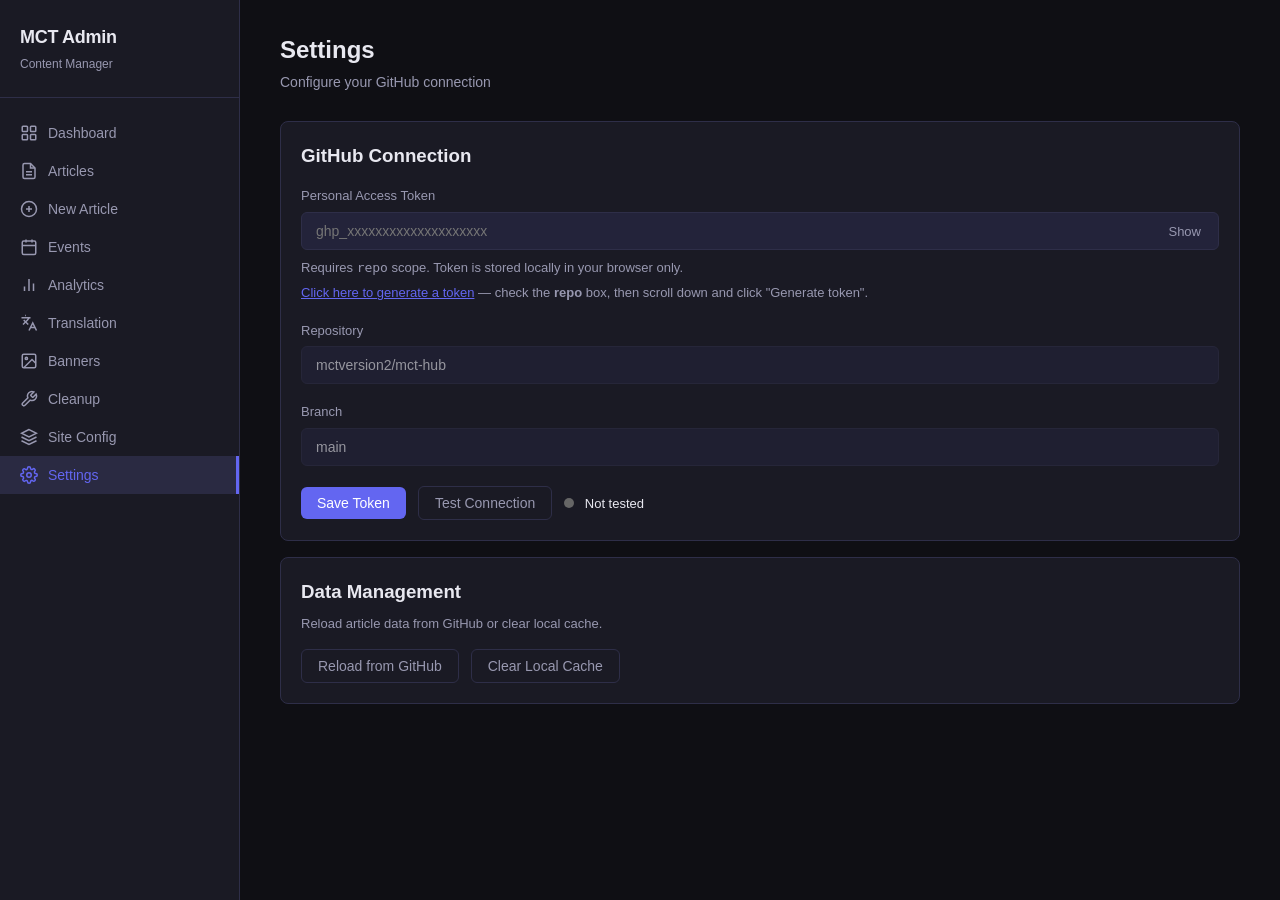
<file: admin.html>
<!DOCTYPE html>
<html lang="en">
<head>
<meta charset="UTF-8">
<meta name="viewport" content="width=device-width, initial-scale=1.0">
<title>MCT Admin Panel</title>
<style>
*, *::before, *::after { box-sizing: border-box; margin: 0; padding: 0; }

:root {
  --bg: #0f0f14;
  --bg-card: #1a1a24;
  --bg-input: #23233a;
  --bg-hover: #2a2a42;
  --border: #2e2e48;
  --text: #e8e8f0;
  --text-dim: #9898b0;
  --accent: #6366f1;
  --accent-hover: #818cf8;
  --danger: #ef4444;
  --danger-hover: #f87171;
  --success: #22c55e;
  --warning: #f59e0b;
  --radius: 8px;
  --font: 'Inter', -apple-system, BlinkMacSystemFont, 'Segoe UI', sans-serif;
}

body {
  font-family: var(--font);
  background: var(--bg);
  color: var(--text);
  min-height: 100vh;
  line-height: 1.5;
}

/* Layout */
.app { display: flex; min-height: 100vh; }

.sidebar {
  width: 240px;
  background: var(--bg-card);
  border-right: 1px solid var(--border);
  padding: 24px 0;
  flex-shrink: 0;
  position: fixed;
  top: 0;
  left: 0;
  bottom: 0;
  overflow-y: auto;
  z-index: 100;
}

.sidebar-brand {
  padding: 0 20px 24px;
  border-bottom: 1px solid var(--border);
  margin-bottom: 16px;
}

.sidebar-brand h1 {
  font-size: 18px;
  font-weight: 700;
  color: var(--text);
  letter-spacing: -0.3px;
}

.sidebar-brand p {
  font-size: 12px;
  color: var(--text-dim);
  margin-top: 4px;
}

.nav-item {
  display: flex;
  align-items: center;
  gap: 10px;
  padding: 10px 20px;
  color: var(--text-dim);
  cursor: pointer;
  font-size: 14px;
  transition: all 0.15s;
  border: none;
  background: none;
  width: 100%;
  text-align: left;
  font-family: var(--font);
}

.nav-item:hover { background: var(--bg-hover); color: var(--text); }
.nav-item.active { background: var(--bg-hover); color: var(--accent); border-right: 3px solid var(--accent); }
.nav-item svg { width: 18px; height: 18px; flex-shrink: 0; }

.main-content {
  flex: 1;
  margin-left: 240px;
  padding: 32px 40px;
  max-width: 1200px;
}

/* Page header */
.page-header {
  margin-bottom: 28px;
}

.page-header h2 {
  font-size: 24px;
  font-weight: 700;
  margin-bottom: 4px;
}

.page-header p {
  color: var(--text-dim);
  font-size: 14px;
}

/* Cards */
.card {
  background: var(--bg-card);
  border: 1px solid var(--border);
  border-radius: var(--radius);
  padding: 20px;
  margin-bottom: 16px;
}

/* Stats grid */
.stats-grid {
  display: grid;
  grid-template-columns: repeat(auto-fit, minmax(180px, 1fr));
  gap: 16px;
  margin-bottom: 24px;
}

.stat-card {
  background: var(--bg-card);
  border: 1px solid var(--border);
  border-radius: var(--radius);
  padding: 20px;
}

.stat-card .label {
  font-size: 12px;
  color: var(--text-dim);
  text-transform: uppercase;
  letter-spacing: 0.5px;
  margin-bottom: 8px;
}

.stat-card .value {
  font-size: 28px;
  font-weight: 700;
}

/* Buttons */
.btn {
  display: inline-flex;
  align-items: center;
  gap: 6px;
  padding: 8px 16px;
  border-radius: 6px;
  border: none;
  font-family: var(--font);
  font-size: 14px;
  font-weight: 500;
  cursor: pointer;
  transition: all 0.15s;
}

.btn-primary { background: var(--accent); color: white; }
.btn-primary:hover { background: var(--accent-hover); }
.btn-primary:disabled { opacity: 0.5; cursor: not-allowed; }

.btn-danger { background: var(--danger); color: white; }
.btn-danger:hover { background: var(--danger-hover); }

.btn-ghost {
  background: transparent;
  color: var(--text-dim);
  border: 1px solid var(--border);
}
.btn-ghost:hover { background: var(--bg-hover); color: var(--text); }

.btn-sm { padding: 5px 10px; font-size: 13px; }

/* Form elements */
.form-group {
  margin-bottom: 18px;
}

.form-group label {
  display: block;
  font-size: 13px;
  font-weight: 500;
  color: var(--text-dim);
  margin-bottom: 6px;
}

.form-input, .form-select, .form-textarea {
  width: 100%;
  padding: 10px 14px;
  background: var(--bg-input);
  border: 1px solid var(--border);
  border-radius: 6px;
  color: var(--text);
  font-family: var(--font);
  font-size: 14px;
  transition: border-color 0.15s;
}

.form-input:focus, .form-select:focus, .form-textarea:focus {
  outline: none;
  border-color: var(--accent);
}

.form-select {
  appearance: none;
  background-image: url("data:image/svg+xml,%3Csvg xmlns='http://www.w3.org/2000/svg' width='12' height='12' fill='%239898b0' viewBox='0 0 16 16'%3E%3Cpath d='M8 11L3 6h10l-5 5z'/%3E%3C/svg%3E");
  background-repeat: no-repeat;
  background-position: right 12px center;
  padding-right: 36px;
}

.form-textarea {
  min-height: 200px;
  resize: vertical;
  line-height: 1.6;
}

/* Table */
.table-wrap {
  overflow-x: auto;
}

table {
  width: 100%;
  border-collapse: collapse;
  font-size: 14px;
}

th {
  text-align: left;
  padding: 10px 14px;
  font-size: 12px;
  color: var(--text-dim);
  text-transform: uppercase;
  letter-spacing: 0.5px;
  border-bottom: 1px solid var(--border);
  font-weight: 600;
  white-space: nowrap;
  cursor: pointer;
  user-select: none;
}

th:hover { color: var(--text); }
th.sorted { color: var(--accent); }

td {
  padding: 10px 14px;
  border-bottom: 1px solid var(--border);
  vertical-align: top;
}

tr:hover td { background: var(--bg-hover); }

.title-cell {
  max-width: 300px;
  overflow: hidden;
  text-overflow: ellipsis;
  white-space: nowrap;
}

.tag {
  display: inline-block;
  padding: 2px 8px;
  border-radius: 12px;
  font-size: 11px;
  background: var(--bg-hover);
  color: var(--text-dim);
  margin: 1px 2px;
}

.source-badge {
  display: inline-block;
  padding: 2px 8px;
  border-radius: 4px;
  font-size: 11px;
  font-weight: 600;
  text-transform: uppercase;
}

.source-facebook { background: #1a3a5c; color: #60a5fa; }
.source-website { background: #1a3c2a; color: #4ade80; }
.source-mct1_facebook { background: #3a2a1a; color: #fbbf24; }

/* Pagination */
.pagination {
  display: flex;
  align-items: center;
  justify-content: center;
  gap: 8px;
  margin-top: 20px;
  flex-wrap: wrap;
}

.pagination button {
  padding: 6px 12px;
  border-radius: 6px;
  border: 1px solid var(--border);
  background: var(--bg-card);
  color: var(--text-dim);
  cursor: pointer;
  font-family: var(--font);
  font-size: 13px;
}

.pagination button:hover { background: var(--bg-hover); color: var(--text); }
.pagination button.active { background: var(--accent); color: white; border-color: var(--accent); }
.pagination button:disabled { opacity: 0.3; cursor: not-allowed; }

/* Search */
.search-bar {
  position: relative;
  margin-bottom: 16px;
}

.search-bar input {
  width: 100%;
  padding: 10px 14px 10px 40px;
  background: var(--bg-input);
  border: 1px solid var(--border);
  border-radius: 6px;
  color: var(--text);
  font-family: var(--font);
  font-size: 14px;
}

.search-bar input:focus { outline: none; border-color: var(--accent); }

.search-bar svg {
  position: absolute;
  left: 12px;
  top: 50%;
  transform: translateY(-50%);
  width: 18px;
  height: 18px;
  color: var(--text-dim);
}

/* Connection status */
.status-dot {
  display: inline-block;
  width: 10px;
  height: 10px;
  border-radius: 50%;
  margin-right: 6px;
}

.status-dot.connected { background: var(--success); box-shadow: 0 0 6px var(--success); }
.status-dot.disconnected { background: var(--danger); box-shadow: 0 0 6px var(--danger); }
.status-dot.unknown { background: #666; }

/* Toast */
.toast-container {
  position: fixed;
  top: 20px;
  right: 20px;
  z-index: 9999;
  display: flex;
  flex-direction: column;
  gap: 8px;
}

.toast {
  padding: 12px 20px;
  border-radius: 8px;
  font-size: 14px;
  box-shadow: 0 4px 20px rgba(0,0,0,0.4);
  animation: slideIn 0.3s ease;
  max-width: 400px;
}

.toast.success { background: #166534; color: #bbf7d0; border: 1px solid #22c55e; }
.toast.error { background: #7f1d1d; color: #fecaca; border: 1px solid #ef4444; }
.toast.info { background: #1e3a5f; color: #bfdbfe; border: 1px solid #3b82f6; }

@keyframes slideIn {
  from { transform: translateX(100%); opacity: 0; }
  to { transform: translateX(0); opacity: 1; }
}

/* Progress overlay */
.progress-overlay {
  position: fixed;
  inset: 0;
  background: rgba(0,0,0,0.7);
  display: flex;
  align-items: center;
  justify-content: center;
  z-index: 10000;
}

.progress-box {
  background: var(--bg-card);
  border: 1px solid var(--border);
  border-radius: 12px;
  padding: 32px 40px;
  min-width: 380px;
  text-align: center;
}

.progress-box h3 { margin-bottom: 16px; font-size: 18px; }

.progress-bar-track {
  width: 100%;
  height: 6px;
  background: var(--bg-input);
  border-radius: 3px;
  overflow: hidden;
  margin-bottom: 12px;
}

.progress-bar-fill {
  height: 100%;
  background: var(--accent);
  border-radius: 3px;
  transition: width 0.3s;
}

.progress-step {
  font-size: 13px;
  color: var(--text-dim);
}

/* Modal */
.modal-overlay {
  position: fixed;
  inset: 0;
  background: rgba(0,0,0,0.6);
  display: flex;
  align-items: center;
  justify-content: center;
  z-index: 9000;
}

.modal {
  background: var(--bg-card);
  border: 1px solid var(--border);
  border-radius: 12px;
  padding: 28px;
  min-width: 400px;
  max-width: 500px;
}

.modal h3 { margin-bottom: 12px; font-size: 18px; }
.modal p { color: var(--text-dim); font-size: 14px; margin-bottom: 20px; }

.modal-actions {
  display: flex;
  justify-content: flex-end;
  gap: 10px;
}

/* Recent articles list */
.recent-list { list-style: none; }

.recent-list li {
  padding: 10px 0;
  border-bottom: 1px solid var(--border);
  display: flex;
  justify-content: space-between;
  align-items: center;
  font-size: 14px;
}

.recent-list li:last-child { border-bottom: none; }

.recent-title {
  flex: 1;
  overflow: hidden;
  text-overflow: ellipsis;
  white-space: nowrap;
  margin-right: 16px;
}

.recent-date { color: var(--text-dim); font-size: 13px; white-space: nowrap; }

/* Helper */
.hidden { display: none !important; }
.mt-8 { margin-top: 8px; }
.mt-16 { margin-top: 16px; }
.mb-16 { margin-bottom: 16px; }
.flex-between { display: flex; justify-content: space-between; align-items: center; }
.text-dim { color: var(--text-dim); }
.text-sm { font-size: 13px; }

/* Month filter buttons */
.month-filter-btn {
  background: transparent;
  color: var(--text-dim);
  border: 1px solid var(--border);
}
.month-filter-btn:hover { background: var(--bg-hover); color: var(--text); }
.month-filter-btn.active { background: var(--accent); color: white; border-color: var(--accent); }

/* Event color swatches */
.color-swatch {
  display: inline-block;
  width: 22px;
  height: 22px;
  border-radius: 4px;
  border: 1px solid rgba(255,255,255,0.1);
  vertical-align: middle;
}

.duration-badge {
  display: inline-block;
  padding: 2px 8px;
  border-radius: 12px;
  font-size: 11px;
  font-weight: 600;
  text-transform: uppercase;
}

.dur-day { background: #1a3c2a; color: #4ade80; }
.dur-week { background: #1a3a5c; color: #60a5fa; }
.dur-month { background: #3a2a1a; color: #fbbf24; }

.banner-thumb {
  width: 80px;
  height: 32px;
  object-fit: cover;
  border-radius: 4px;
  border: 1px solid var(--border);
}

/* Bar chart */
.bar-row {
  display: flex;
  align-items: center;
  gap: 10px;
  margin-bottom: 8px;
  font-size: 13px;
}
.bar-label {
  width: 120px;
  text-align: right;
  color: var(--text-dim);
  flex-shrink: 0;
  overflow: hidden;
  text-overflow: ellipsis;
  white-space: nowrap;
}
.bar-track {
  flex: 1;
  height: 24px;
  background: var(--bg-input);
  border-radius: 4px;
  overflow: hidden;
}
.bar-fill {
  height: 100%;
  border-radius: 4px;
  display: flex;
  align-items: center;
  padding-left: 8px;
  font-size: 12px;
  font-weight: 600;
  color: white;
  min-width: 30px;
  transition: width 0.5s ease;
}

/* Banner gallery */
.banner-card {
  border: 1px solid var(--border);
  border-radius: 8px;
  overflow: hidden;
  background: var(--bg-card);
}
.banner-card img {
  width: 100%;
  height: 120px;
  object-fit: cover;
  display: block;
}
.banner-card-info {
  padding: 10px 12px;
}
.banner-card-info h4 {
  font-size: 13px;
  font-weight: 600;
  margin-bottom: 2px;
  white-space: nowrap;
  overflow: hidden;
  text-overflow: ellipsis;
}
.banner-card-info p {
  font-size: 12px;
  color: var(--text-dim);
}
.banner-card-actions {
  padding: 0 12px 10px;
  display: flex;
  gap: 6px;
}

.banner-missing {
  display: flex;
  align-items: center;
  justify-content: center;
  height: 120px;
  background: var(--bg-input);
  color: var(--text-dim);
  font-size: 13px;
}

/* Cleanup preview */
.cleanup-match {
  padding: 10px 14px;
  border-bottom: 1px solid var(--border);
  font-size: 13px;
}
.cleanup-match:last-child { border-bottom: none; }
.cleanup-match-title {
  font-weight: 600;
  margin-bottom: 4px;
  color: var(--text);
}
.cleanup-match-context {
  color: var(--text-dim);
  line-height: 1.5;
}
.cleanup-match-context mark {
  background: rgba(239,68,68,0.3);
  color: var(--text);
  padding: 1px 2px;
  border-radius: 2px;
}
.cleanup-match-context .replacement {
  background: rgba(34,197,94,0.3);
  color: var(--text);
  padding: 1px 2px;
  border-radius: 2px;
}

/* Issue cards */
.issue-card {
  padding: 12px 16px;
  border: 1px solid var(--border);
  border-radius: 8px;
  margin-bottom: 8px;
  display: flex;
  align-items: center;
  gap: 12px;
}
.issue-icon {
  width: 32px;
  height: 32px;
  border-radius: 8px;
  display: flex;
  align-items: center;
  justify-content: center;
  flex-shrink: 0;
  font-size: 16px;
}
.issue-icon.ok { background: #1a3c2a; }
.issue-icon.warn { background: #3a2a1a; }
.issue-icon.error { background: #3a1a1a; }

/* Scrollbar */
::-webkit-scrollbar { width: 8px; height: 8px; }
::-webkit-scrollbar-track { background: var(--bg); }
::-webkit-scrollbar-thumb { background: var(--border); border-radius: 4px; }
::-webkit-scrollbar-thumb:hover { background: #444; }

/* Token input */
.token-input-wrap {
  position: relative;
}
.token-toggle {
  position: absolute;
  right: 10px;
  top: 50%;
  transform: translateY(-50%);
  background: none;
  border: none;
  color: var(--text-dim);
  cursor: pointer;
  font-size: 13px;
  padding: 4px 8px;
}
.token-toggle:hover { color: var(--text); }

/* Responsive */
@media (max-width: 900px) {
  .sidebar { width: 60px; padding: 16px 0; }
  .sidebar-brand { padding: 0 10px 16px; }
  .sidebar-brand h1 { font-size: 14px; }
  .sidebar-brand p { display: none; }
  .nav-item span { display: none; }
  .nav-item { padding: 10px; justify-content: center; }
  .main-content { margin-left: 60px; padding: 20px; }
}
</style>
</head>
<body>
<div class="app">
  <!-- Sidebar -->
  <nav class="sidebar">
    <div class="sidebar-brand">
      <h1>MCT Admin</h1>
      <p>Content Manager</p>
    </div>
    <button class="nav-item active" data-page="dashboard" onclick="navigateTo('dashboard')">
      <svg viewBox="0 0 24 24" fill="none" stroke="currentColor" stroke-width="2"><rect x="3" y="3" width="7" height="7" rx="1"/><rect x="14" y="3" width="7" height="7" rx="1"/><rect x="3" y="14" width="7" height="7" rx="1"/><rect x="14" y="14" width="7" height="7" rx="1"/></svg>
      <span>Dashboard</span>
    </button>
    <button class="nav-item" data-page="articles" onclick="navigateTo('articles')">
      <svg viewBox="0 0 24 24" fill="none" stroke="currentColor" stroke-width="2"><path d="M14 2H6a2 2 0 00-2 2v16a2 2 0 002 2h12a2 2 0 002-2V8z"/><polyline points="14,2 14,8 20,8"/><line x1="16" y1="13" x2="8" y2="13"/><line x1="16" y1="17" x2="8" y2="17"/></svg>
      <span>Articles</span>
    </button>
    <button class="nav-item" data-page="create" onclick="navigateTo('create')">
      <svg viewBox="0 0 24 24" fill="none" stroke="currentColor" stroke-width="2"><circle cx="12" cy="12" r="10"/><line x1="12" y1="8" x2="12" y2="16"/><line x1="8" y1="12" x2="16" y2="12"/></svg>
      <span>New Article</span>
    </button>
    <button class="nav-item" data-page="events" onclick="navigateTo('events')">
      <svg viewBox="0 0 24 24" fill="none" stroke="currentColor" stroke-width="2"><rect x="3" y="4" width="18" height="18" rx="2" ry="2"/><line x1="16" y1="2" x2="16" y2="6"/><line x1="8" y1="2" x2="8" y2="6"/><line x1="3" y1="10" x2="21" y2="10"/></svg>
      <span>Events</span>
    </button>
    <button class="nav-item" data-page="analytics" onclick="navigateTo('analytics')">
      <svg viewBox="0 0 24 24" fill="none" stroke="currentColor" stroke-width="2"><path d="M18 20V10"/><path d="M12 20V4"/><path d="M6 20v-6"/></svg>
      <span>Analytics</span>
    </button>
    <button class="nav-item" data-page="translations" onclick="navigateTo('translations')">
      <svg viewBox="0 0 24 24" fill="none" stroke="currentColor" stroke-width="2"><path d="M5 8l6 6"/><path d="M4 14l6-6 2-3"/><path d="M2 5h12"/><path d="M7 2h1"/><path d="M22 22l-5-10-5 10"/><path d="M14 18h6"/></svg>
      <span>Translation</span>
    </button>
    <button class="nav-item" data-page="banners" onclick="navigateTo('banners')">
      <svg viewBox="0 0 24 24" fill="none" stroke="currentColor" stroke-width="2"><rect x="3" y="3" width="18" height="18" rx="2"/><circle cx="8.5" cy="8.5" r="1.5"/><path d="M21 15l-5-5L5 21"/></svg>
      <span>Banners</span>
    </button>
    <button class="nav-item" data-page="cleanup" onclick="navigateTo('cleanup')">
      <svg viewBox="0 0 24 24" fill="none" stroke="currentColor" stroke-width="2"><path d="M14.7 6.3a1 1 0 000 1.4l1.6 1.6a1 1 0 001.4 0l3.77-3.77a6 6 0 01-7.94 7.94l-6.91 6.91a2.12 2.12 0 01-3-3l6.91-6.91a6 6 0 017.94-7.94l-3.76 3.76z"/></svg>
      <span>Cleanup</span>
    </button>
    <button class="nav-item" data-page="site-settings" onclick="navigateTo('site-settings')">
      <svg viewBox="0 0 24 24" fill="none" stroke="currentColor" stroke-width="2"><path d="M12 2L2 7l10 5 10-5-10-5z"/><path d="M2 17l10 5 10-5"/><path d="M2 12l10 5 10-5"/></svg>
      <span>Site Config</span>
    </button>
    <button class="nav-item" data-page="settings" onclick="navigateTo('settings')">
      <svg viewBox="0 0 24 24" fill="none" stroke="currentColor" stroke-width="2"><circle cx="12" cy="12" r="3"/><path d="M19.4 15a1.65 1.65 0 00.33 1.82l.06.06a2 2 0 010 2.83 2 2 0 01-2.83 0l-.06-.06a1.65 1.65 0 00-1.82-.33 1.65 1.65 0 00-1 1.51V21a2 2 0 01-4 0v-.09A1.65 1.65 0 009 19.4a1.65 1.65 0 00-1.82.33l-.06.06a2 2 0 01-2.83-2.83l.06-.06A1.65 1.65 0 004.68 15a1.65 1.65 0 00-1.51-1H3a2 2 0 010-4h.09A1.65 1.65 0 004.6 9a1.65 1.65 0 00-.33-1.82l-.06-.06a2 2 0 012.83-2.83l.06.06A1.65 1.65 0 009 4.68a1.65 1.65 0 001-1.51V3a2 2 0 014 0v.09a1.65 1.65 0 001 1.51 1.65 1.65 0 001.82-.33l.06-.06a2 2 0 012.83 2.83l-.06.06A1.65 1.65 0 0019.32 9a1.65 1.65 0 001.51 1H21a2 2 0 010 4h-.09a1.65 1.65 0 00-1.51 1z"/></svg>
      <span>Settings</span>
    </button>
  </nav>

  <!-- Main content area -->
  <main class="main-content">

    <!-- DASHBOARD PAGE -->
    <div id="page-dashboard" class="page">
      <div class="page-header">
        <h2>Dashboard</h2>
        <p>Overview of your Morning Coffee Thoughts articles</p>
      </div>
      <div id="dashboard-loading" class="card" style="text-align:center;padding:40px;">
        Loading articles from GitHub...
      </div>
      <div id="dashboard-content" class="hidden">
        <div class="stats-grid" id="stats-grid"></div>
        <div class="card">
          <div class="flex-between mb-16">
            <h3>Recently Added</h3>
          </div>
          <ul class="recent-list" id="recent-list"></ul>
        </div>
        <div class="card mt-16">
          <div class="flex-between mb-16">
            <h3>Quick Search</h3>
          </div>
          <div class="search-bar">
            <svg viewBox="0 0 24 24" fill="none" stroke="currentColor" stroke-width="2"><circle cx="11" cy="11" r="8"/><line x1="21" y1="21" x2="16.65" y2="16.65"/></svg>
            <input type="text" id="dashboard-search" placeholder="Search articles by title..." oninput="dashboardSearch(this.value)">
          </div>
          <ul class="recent-list" id="search-results"></ul>
        </div>
      </div>
      <div id="dashboard-no-token" class="card hidden" style="text-align:center;padding:40px;">
        <p style="margin-bottom:16px;">No GitHub token configured. Please set up your token in Settings first.</p>
        <button class="btn btn-primary" onclick="navigateTo('settings')">Go to Settings</button>
      </div>
    </div>

    <!-- ARTICLES PAGE -->
    <div id="page-articles" class="page hidden">
      <div class="page-header flex-between">
        <div>
          <h2>Articles</h2>
          <p>Manage all your articles</p>
        </div>
        <button class="btn btn-primary" onclick="navigateTo('create')">+ New Article</button>
      </div>
      <div style="display:flex;gap:12px;align-items:center;flex-wrap:wrap;margin-bottom:16px;">
        <div class="search-bar" style="flex:1;min-width:200px;margin-bottom:0;">
          <svg viewBox="0 0 24 24" fill="none" stroke="currentColor" stroke-width="2"><circle cx="11" cy="11" r="8"/><line x1="21" y1="21" x2="16.65" y2="16.65"/></svg>
          <input type="text" id="articles-search" placeholder="Search articles..." oninput="filterArticles(document.getElementById('articles-search').value)">
        </div>
        <select id="articles-source-filter" class="form-select" style="width:auto;min-width:140px;" onchange="filterArticles(document.getElementById('articles-search').value)">
          <option value="">All Sources</option>
          <option value="website">Website</option>
          <option value="facebook">Facebook</option>
          <option value="mct1_facebook">MCT1 Facebook</option>
        </select>
        <select id="articles-category-filter" class="form-select" style="width:auto;min-width:140px;" onchange="filterArticles(document.getElementById('articles-search').value)">
          <option value="">All Categories</option>
        </select>
        <span class="text-dim text-sm" id="articles-count-label"></span>
      </div>
      <div class="card" style="padding:0;overflow:hidden;">
        <div class="table-wrap">
          <table>
            <thead>
              <tr>
                <th onclick="sortArticles('title')">Title</th>
                <th onclick="sortArticles('category')">Category</th>
                <th onclick="sortArticles('source')">Source</th>
                <th onclick="sortArticles('date')" class="sorted">Date</th>
                <th>Tags</th>
                <th onclick="sortArticles('word_count')">Words</th>
                <th>Actions</th>
              </tr>
            </thead>
            <tbody id="articles-tbody"></tbody>
          </table>
        </div>
      </div>
      <div class="pagination" id="articles-pagination"></div>
    </div>

    <!-- CREATE / EDIT PAGE -->
    <div id="page-create" class="page hidden">
      <div class="page-header">
        <h2 id="form-title">Create New Article</h2>
        <p id="form-subtitle">Write and publish a new article to the MCT portal</p>
      </div>
      <div class="card">
        <form id="article-form" onsubmit="return false;">
          <input type="hidden" id="edit-index" value="">
          <div style="display:grid;grid-template-columns:1fr 1fr;gap:0 24px;">
            <div class="form-group">
              <label for="field-title">Title</label>
              <input type="text" id="field-title" class="form-input" required placeholder="Article title">
            </div>
            <div class="form-group">
              <label for="field-date">Date</label>
              <input type="date" id="field-date" class="form-input" required>
            </div>
            <div class="form-group">
              <label for="field-category">Category</label>
              <select id="field-category" class="form-select" required>
                <option value="News">News</option>
                <option value="Commentary">Commentary</option>
                <option value="Opinion">Opinion</option>
                <option value="Reflection">Reflection</option>
                <option value="Coffee">Coffee</option>
              </select>
            </div>
            <div class="form-group">
              <label for="field-source">Source</label>
              <select id="field-source" class="form-select" required>
                <option value="website" selected>website</option>
                <option value="facebook">facebook</option>
                <option value="mct1_facebook">mct1_facebook</option>
              </select>
            </div>
            <div class="form-group">
              <label for="field-tags">Tags (comma-separated)</label>
              <input type="text" id="field-tags" class="form-input" placeholder="e.g. politics, economy, opinion">
            </div>
            <div class="form-group">
              <label for="field-image">Banner Image (optional)</label>
              <div style="display:flex;gap:8px;align-items:center;">
                <input type="text" id="field-image" class="form-input" placeholder="URL or upload an image" style="flex:1;">
                <label class="btn btn-ghost" style="cursor:pointer;white-space:nowrap;flex-shrink:0;">
                  Upload
                  <input type="file" id="field-image-upload" accept="image/*" style="display:none;" onchange="handleArticleImageUpload(this)">
                </label>
              </div>
              <p class="text-dim text-sm mt-8">Recommended: 1200×630px, max 5MB. PNG or JPG.</p>
              <div id="image-upload-preview" style="margin-top:8px;display:none;">
                <img id="image-preview-img" style="max-width:200px;max-height:120px;border-radius:6px;border:1px solid var(--border);">
                <button class="btn btn-ghost btn-sm" style="margin-left:8px;" onclick="clearImageUpload()">Remove</button>
              </div>
            </div>
          </div>
          <div class="form-group">
            <label for="field-text">Article Text</label>
            <textarea id="field-text" class="form-textarea" required placeholder="Write your article here..."></textarea>
          </div>
          <div style="display:flex;gap:12px;align-items:center;">
            <button type="button" class="btn btn-primary" id="publish-btn" onclick="publishArticle()">Publish Article</button>
            <button type="button" class="btn btn-ghost" id="cancel-edit-btn" class="hidden" onclick="cancelEdit()">Cancel</button>
            <span id="word-count-display" class="text-dim text-sm"></span>
          </div>
        </form>
      </div>
    </div>

    <!-- EVENTS PAGE -->
    <div id="page-events" class="page hidden">
      <div class="page-header flex-between">
        <div>
          <h2>Events Manager</h2>
          <p>Manage event banners that appear on the portal</p>
        </div>
        <button class="btn btn-primary" onclick="showEventForm()">+ New Event</button>
      </div>

      <div id="events-loading" class="card" style="text-align:center;padding:40px;">Loading events from GitHub...</div>
      <div id="events-content" class="hidden">
        <!-- Events stats -->
        <div class="stats-grid" id="events-stats"></div>

        <!-- Month filter -->
        <div class="card" style="padding:12px 20px;margin-bottom:16px;">
          <div style="display:flex;gap:8px;flex-wrap:wrap;align-items:center;">
            <span class="text-dim text-sm" style="margin-right:4px;">Filter:</span>
            <button class="btn btn-sm month-filter-btn active" data-month="0" onclick="filterEventsByMonth(0)">All</button>
            <button class="btn btn-sm month-filter-btn" data-month="1" onclick="filterEventsByMonth(1)">Jan</button>
            <button class="btn btn-sm month-filter-btn" data-month="2" onclick="filterEventsByMonth(2)">Feb</button>
            <button class="btn btn-sm month-filter-btn" data-month="3" onclick="filterEventsByMonth(3)">Mar</button>
            <button class="btn btn-sm month-filter-btn" data-month="4" onclick="filterEventsByMonth(4)">Apr</button>
            <button class="btn btn-sm month-filter-btn" data-month="5" onclick="filterEventsByMonth(5)">May</button>
            <button class="btn btn-sm month-filter-btn" data-month="6" onclick="filterEventsByMonth(6)">Jun</button>
            <button class="btn btn-sm month-filter-btn" data-month="7" onclick="filterEventsByMonth(7)">Jul</button>
            <button class="btn btn-sm month-filter-btn" data-month="8" onclick="filterEventsByMonth(8)">Aug</button>
            <button class="btn btn-sm month-filter-btn" data-month="9" onclick="filterEventsByMonth(9)">Sep</button>
            <button class="btn btn-sm month-filter-btn" data-month="10" onclick="filterEventsByMonth(10)">Oct</button>
            <button class="btn btn-sm month-filter-btn" data-month="11" onclick="filterEventsByMonth(11)">Nov</button>
            <button class="btn btn-sm month-filter-btn" data-month="12" onclick="filterEventsByMonth(12)">Dec</button>
          </div>
        </div>

        <!-- Events table -->
        <div class="card" style="padding:0;overflow:hidden;">
          <div class="table-wrap">
            <table>
              <thead>
                <tr>
                  <th>Event</th>
                  <th>Period</th>
                  <th>Duration</th>
                  <th>Colors</th>
                  <th>Banner</th>
                  <th>Actions</th>
                </tr>
              </thead>
              <tbody id="events-tbody"></tbody>
            </table>
          </div>
        </div>
      </div>

      <!-- Event form (hidden by default) -->
      <div id="event-form-section" class="hidden">
        <div class="card" style="margin-top:16px;">
          <h3 id="event-form-title" style="margin-bottom:20px;">New Event</h3>
          <form id="event-form" onsubmit="return false;">
            <input type="hidden" id="event-edit-idx" value="-1">

            <div style="display:grid;grid-template-columns:1fr 1fr;gap:0 24px;">
              <div class="form-group">
                <label for="evt-id">ID (slug)</label>
                <input type="text" id="evt-id" class="form-input" placeholder="e.g. new-year, christmas" required>
              </div>
              <div class="form-group">
                <label for="evt-emoji">Emoji</label>
                <input type="text" id="evt-emoji" class="form-input" placeholder="e.g. 🎆" style="max-width:120px;">
              </div>
              <div class="form-group" style="grid-column:1/-1;">
                <label for="evt-name">Name</label>
                <input type="text" id="evt-name" class="form-input" placeholder="Event display title" required>
              </div>
              <div class="form-group" style="grid-column:1/-1;">
                <label for="evt-subtitle">Subtitle</label>
                <input type="text" id="evt-subtitle" class="form-input" placeholder="Secondary line / call to action">
              </div>

              <div class="form-group">
                <label for="evt-start-month">Start Month (1-12)</label>
                <input type="number" id="evt-start-month" class="form-input" min="1" max="12" required>
              </div>
              <div class="form-group">
                <label for="evt-start-day">Start Day (1-31)</label>
                <input type="number" id="evt-start-day" class="form-input" min="1" max="31" required>
              </div>
              <div class="form-group">
                <label for="evt-end-month">End Month (1-12)</label>
                <input type="number" id="evt-end-month" class="form-input" min="1" max="12" required>
              </div>
              <div class="form-group">
                <label for="evt-end-day">End Day (1-31)</label>
                <input type="number" id="evt-end-day" class="form-input" min="1" max="31" required>
              </div>

              <div class="form-group">
                <label for="evt-duration">Duration (priority)</label>
                <select id="evt-duration" class="form-select" required>
                  <option value="day">Day</option>
                  <option value="week">Week</option>
                  <option value="month">Month</option>
                </select>
              </div>
              <div class="form-group">
                <label>&nbsp;</label>
                <p class="text-dim text-sm" style="margin-top:4px;">Day &gt; Week &gt; Month priority. Shorter events override longer ones when overlapping.</p>
              </div>

              <div class="form-group">
                <label for="evt-accent1">Accent Color</label>
                <div style="display:flex;gap:8px;align-items:center;">
                  <input type="color" id="evt-accent1" value="#6366f1" style="width:48px;height:36px;border:1px solid var(--border);border-radius:4px;background:var(--bg-input);cursor:pointer;">
                  <input type="text" id="evt-accent1-hex" class="form-input" style="max-width:120px;" placeholder="#hex" oninput="document.getElementById('evt-accent1').value=this.value">
                </div>
              </div>
              <div class="form-group">
                <label for="evt-accent2">Accent Color 2</label>
                <div style="display:flex;gap:8px;align-items:center;">
                  <input type="color" id="evt-accent2" value="#4f46e5" style="width:48px;height:36px;border:1px solid var(--border);border-radius:4px;background:var(--bg-input);cursor:pointer;">
                  <input type="text" id="evt-accent2-hex" class="form-input" style="max-width:120px;" placeholder="#hex" oninput="document.getElementById('evt-accent2').value=this.value">
                </div>
              </div>
              <div class="form-group">
                <label for="evt-text-color">Text Color</label>
                <div style="display:flex;gap:8px;align-items:center;">
                  <input type="color" id="evt-text-color" value="#ffffff" style="width:48px;height:36px;border:1px solid var(--border);border-radius:4px;background:var(--bg-input);cursor:pointer;">
                  <input type="text" id="evt-text-color-hex" class="form-input" style="max-width:120px;" placeholder="#hex" oninput="document.getElementById('evt-text-color').value=this.value">
                </div>
              </div>
              <div class="form-group">
                <label>Preview</label>
                <div id="evt-color-preview" style="height:50px;border-radius:8px;display:flex;align-items:center;justify-content:center;font-weight:600;font-size:14px;">Banner Preview</div>
              </div>

              <div class="form-group" style="grid-column:1/-1;">
                <label for="evt-image-prompt">Image Prompt (for AI generation)</label>
                <textarea id="evt-image-prompt" class="form-textarea" style="min-height:80px;" placeholder="AI image generation prompt, e.g. 'Festive New Year celebration banner, golden fireworks...'"></textarea>
              </div>

              <div class="form-group" style="grid-column:1/-1;">
                <label for="evt-banner-upload">Banner Image (upload)</label>
                <div style="display:flex;gap:12px;align-items:center;">
                  <input type="file" id="evt-banner-upload" accept="image/png,image/jpeg,image/webp" style="font-size:13px;">
                  <span id="evt-banner-status" class="text-dim text-sm"></span>
                </div>
                <p class="text-dim text-sm mt-8">Recommended: 1200×630px, max 5MB. PNG/JPG/WebP. Saved as <code>events/event-{id}.png</code> on GitHub.</p>
                <div id="evt-banner-preview" style="margin-top:12px;"></div>
              </div>
            </div>

            <div style="display:flex;gap:12px;margin-top:12px;">
              <button type="button" class="btn btn-primary" onclick="saveEvent()">Save Event</button>
              <button type="button" class="btn btn-ghost" onclick="cancelEventForm()">Cancel</button>
            </div>
          </form>
        </div>
      </div>
    </div>

    <!-- Event delete confirmation modal -->
    <div class="modal-overlay hidden" id="event-delete-modal">
      <div class="modal">
        <h3>Delete Event</h3>
        <p>Are you sure you want to delete "<span id="event-delete-name"></span>"? This will remove it from the events calendar.</p>
        <div class="modal-actions">
          <button class="btn btn-ghost" onclick="closeEventDeleteModal()">Cancel</button>
          <button class="btn btn-danger" onclick="confirmEventDelete()">Delete</button>
        </div>
      </div>
    </div>

    <!-- ANALYTICS PAGE -->
    <div id="page-analytics" class="page hidden">
      <div class="page-header">
        <h2>Analytics</h2>
        <p>Article statistics and content insights</p>
      </div>
      <div id="analytics-loading" class="card" style="text-align:center;padding:40px;">Loading analytics...</div>
      <div id="analytics-content" class="hidden">
        <div class="stats-grid" id="analytics-stats"></div>

        <div style="display:grid;grid-template-columns:1fr 1fr;gap:16px;margin-bottom:16px;">
          <div class="card">
            <h3 style="margin-bottom:16px;">Articles by Category</h3>
            <div id="chart-category"></div>
          </div>
          <div class="card">
            <h3 style="margin-bottom:16px;">Articles by Source</h3>
            <div id="chart-source"></div>
          </div>
        </div>

        <div class="card" style="margin-bottom:16px;">
          <h3 style="margin-bottom:16px;">Articles by Month</h3>
          <div id="chart-monthly" style="overflow-x:auto;"></div>
        </div>

        <div style="display:grid;grid-template-columns:1fr 1fr;gap:16px;margin-bottom:16px;">
          <div class="card">
            <h3 style="margin-bottom:16px;">Top 15 Tags</h3>
            <div id="chart-tags"></div>
          </div>
          <div class="card">
            <h3 style="margin-bottom:16px;">Word Count Distribution</h3>
            <div id="chart-wordcount"></div>
          </div>
        </div>
      </div>
    </div>

    <!-- TRANSLATIONS PAGE -->
    <div id="page-translations" class="page hidden">
      <div class="page-header">
        <h2>Translation Management</h2>
        <p>Filipino translation settings for articles</p>
      </div>
      <div class="card" style="margin-bottom:16px;">
        <h3 style="margin-bottom:12px;">Translation Disclaimer</h3>
        <p class="text-dim text-sm mb-16">This text appears when a reader activates the Filipino translation on any article.</p>
        <div class="form-group">
          <label for="tl-disclaimer">Disclaimer Text</label>
          <textarea id="tl-disclaimer" class="form-textarea" style="min-height:80px;">This is a machine translation. It may get context, attribution, or meaning wrong. For accuracy, always refer to the English version.</textarea>
        </div>
        <div class="form-group">
          <label for="tl-btn-label">Button Label (English state)</label>
          <input type="text" id="tl-btn-label" class="form-input" value="Basahin sa Filipino">
        </div>
        <div class="form-group">
          <label for="tl-btn-label-active">Button Label (Filipino state)</label>
          <input type="text" id="tl-btn-label-active" class="form-input" value="Read in English">
        </div>
        <button class="btn btn-primary" onclick="saveTranslationSettings()">Save Translation Settings</button>
      </div>

      <div class="card">
        <div class="flex-between mb-16">
          <h3>Translation-Eligible Articles</h3>
          <span class="text-dim text-sm" id="tl-eligible-count"></span>
        </div>
        <p class="text-dim text-sm mb-16">Translation is available on News and Commentary articles. These categories are automatically eligible.</p>
        <div class="table-wrap">
          <table>
            <thead><tr><th>Title</th><th>Category</th><th>Date</th><th>Words</th></tr></thead>
            <tbody id="tl-articles-tbody"></tbody>
          </table>
        </div>
        <div class="pagination" id="tl-pagination"></div>
      </div>
    </div>

    <!-- BANNERS PAGE -->
    <div id="page-banners" class="page hidden">
      <div class="page-header">
        <h2>Banner Gallery</h2>
        <p>View and manage event banner images</p>
      </div>
      <div id="banners-loading" class="card" style="text-align:center;padding:40px;">Loading banners...</div>
      <div id="banners-content" class="hidden">
        <div class="stats-grid" id="banner-stats"></div>

        <div class="card" style="margin-bottom:16px;">
          <div class="flex-between mb-16">
            <h3>Missing Banners</h3>
            <span class="text-dim text-sm" id="missing-banner-count"></span>
          </div>
          <div id="missing-banners-list"></div>
        </div>

        <div class="card">
          <h3 style="margin-bottom:16px;">All Banners</h3>
          <div id="banner-gallery" style="display:grid;grid-template-columns:repeat(auto-fill,minmax(280px,1fr));gap:16px;"></div>
        </div>
      </div>
    </div>

    <!-- CLEANUP PAGE -->
    <div id="page-cleanup" class="page hidden">
      <div class="page-header">
        <h2>Article Cleanup</h2>
        <p>Find and fix issues across all articles</p>
      </div>

      <div class="card" style="margin-bottom:16px;">
        <h3 style="margin-bottom:16px;">Bulk Find & Replace</h3>
        <p class="text-dim text-sm mb-16">Search across all article text and replace matches. Preview changes before applying.</p>
        <div style="display:grid;grid-template-columns:1fr 1fr;gap:16px;">
          <div class="form-group">
            <label for="cleanup-find">Find</label>
            <input type="text" id="cleanup-find" class="form-input" placeholder="Text to find...">
          </div>
          <div class="form-group">
            <label for="cleanup-replace">Replace with</label>
            <input type="text" id="cleanup-replace" class="form-input" placeholder="Replacement text (leave empty to delete)">
          </div>
        </div>
        <div style="display:flex;gap:8px;align-items:center;">
          <label style="font-size:13px;color:var(--text-dim);display:flex;align-items:center;gap:6px;">
            <input type="checkbox" id="cleanup-case"> Case sensitive
          </label>
          <label style="font-size:13px;color:var(--text-dim);display:flex;align-items:center;gap:6px;margin-left:16px;">
            <input type="checkbox" id="cleanup-titles"> Search titles too
          </label>
        </div>
        <div style="display:flex;gap:12px;margin-top:16px;">
          <button class="btn btn-primary" onclick="previewFindReplace()">Preview</button>
          <button class="btn btn-danger" id="apply-replace-btn" onclick="applyFindReplace()" disabled>Apply Changes</button>
          <span class="text-dim text-sm" id="cleanup-match-count" style="align-self:center;"></span>
        </div>
        <div id="cleanup-preview" style="margin-top:16px;max-height:400px;overflow-y:auto;"></div>
      </div>

      <div class="card" style="margin-bottom:16px;">
        <h3 style="margin-bottom:16px;">Issue Scanner</h3>
        <p class="text-dim text-sm mb-16">Scan all articles for common issues.</p>
        <button class="btn btn-primary" onclick="runCleanupScan()">Run Scan</button>
        <div id="scan-results" style="margin-top:16px;"></div>
      </div>
    </div>

    <!-- SITE SETTINGS PAGE -->
    <div id="page-site-settings" class="page hidden">
      <div class="page-header">
        <h2>Site Configuration</h2>
        <p>Edit site content that appears on the portal</p>
      </div>

      <div class="card" style="margin-bottom:16px;">
        <h3 style="margin-bottom:16px;">Donation Settings</h3>
        <div style="display:grid;grid-template-columns:1fr 1fr;gap:0 24px;">
          <div class="form-group">
            <label for="site-gcash-number">GCash Number</label>
            <input type="text" id="site-gcash-number" class="form-input" value="0969 314 4839">
          </div>
          <div class="form-group">
            <label for="site-gcash-qr">GCash QR Image</label>
            <div style="display:flex;gap:12px;align-items:center;">
              <input type="file" id="site-gcash-qr" accept="image/png,image/jpeg,image/webp" style="font-size:13px;">
            </div>
          </div>
          <div class="form-group" style="grid-column:1/-1;">
            <label for="site-donation-title">Donation Popup Title</label>
            <input type="text" id="site-donation-title" class="form-input" value="This work is free. But it isn't free to make.">
          </div>
          <div class="form-group" style="grid-column:1/-1;">
            <label for="site-donation-text">Donation Popup Text</label>
            <textarea id="site-donation-text" class="form-textarea" style="min-height:100px;">Every article on Morning Coffee Thoughts is researched, written, and published independently — no sponsors, no corporate backing, no newsroom. Just one person, a cup of coffee, and a commitment to honest Philippine commentary.

If this work has value to you, a small contribution through GCash helps keep it going.</textarea>
          </div>
        </div>
        <button class="btn btn-primary" onclick="saveDonationSettings()">Save Donation Settings</button>
      </div>

      <div class="card" style="margin-bottom:16px;">
        <h3 style="margin-bottom:16px;">About Page</h3>
        <div class="form-group">
          <label for="site-about-tagline">Tagline</label>
          <input type="text" id="site-about-tagline" class="form-input" value="Personal reflections over a cup of coffee. Thoughts on life, the Philippines, and everything in between.">
        </div>
        <div class="form-group">
          <label for="site-about-text">About Text (HTML)</label>
          <textarea id="site-about-text" class="form-textarea" style="min-height:160px;"><p>Morning Coffee Thoughts (MCT) is an independent Philippine political commentary platform that covers the issues that matter most to Filipinos — from elections and governance to corruption, the ICC, and the West Philippine Sea.</p>
<p>Founded as a personal blog, MCT has grown into a trusted voice in Philippine political discourse, with a community of over 48,000 followers on Facebook. The writing style is direct, thoroughly sourced, and unapologetically honest.</p>
<p>Every article aims to cut through noise and provide context that readers can't easily find elsewhere. Sources are cited. Claims are verified. Commentary is clearly labeled as such.</p>
<p>The portal syncs automatically — new articles published on Facebook or the blog appear here within hours.</p></textarea>
        </div>
        <div class="form-group">
          <label for="site-about-followers">Facebook Followers Count</label>
          <input type="text" id="site-about-followers" class="form-input" value="48K+" style="max-width:200px;">
        </div>
        <button class="btn btn-primary" onclick="saveAboutSettings()">Save About Page</button>
      </div>

      <div class="card">
        <h3 style="margin-bottom:16px;">Footer / Support Banner</h3>
        <div class="form-group">
          <label for="site-support-heading">Support Banner Heading</label>
          <input type="text" id="site-support-heading" class="form-input" value="Support Independent Philippine Voices">
        </div>
        <div class="form-group">
          <label for="site-support-text">Support Banner Text</label>
          <textarea id="site-support-text" class="form-textarea" style="min-height:80px;">Morning Coffee Thoughts is reader-supported. No ads, no sponsors, no corporate backing — just research, facts, and honest commentary. If this work matters to you, consider helping keep it going.</textarea>
        </div>
        <button class="btn btn-primary" onclick="saveSupportSettings()">Save Support Banner</button>
      </div>
    </div>

        <!-- SETTINGS PAGE -->
    <div id="page-settings" class="page hidden">
      <div class="page-header">
        <h2>Settings</h2>
        <p>Configure your GitHub connection</p>
      </div>
      <div class="card">
        <h3 style="margin-bottom:16px;">GitHub Connection</h3>
        <div class="form-group">
          <label for="setting-token">Personal Access Token</label>
          <div class="token-input-wrap">
            <input type="password" id="setting-token" class="form-input" placeholder="ghp_xxxxxxxxxxxxxxxxxxxx" style="padding-right:70px;">
            <button class="token-toggle" onclick="toggleTokenVisibility()">Show</button>
          </div>
          <p class="text-dim text-sm mt-8">Requires <code>repo</code> scope. Token is stored locally in your browser only.</p>
          <p class="text-dim text-sm" style="margin-top:6px;"><a href="https://github.com/settings/tokens/new?scopes=repo&description=MCT+Admin+Panel" target="_blank" style="color:var(--accent);">Click here to generate a token</a> — check the <strong>repo</strong> box, then scroll down and click "Generate token".</p>
        </div>
        <div class="form-group">
          <label>Repository</label>
          <input type="text" class="form-input" value="mctversion2/mct-hub" disabled style="opacity:0.6;">
        </div>
        <div class="form-group">
          <label>Branch</label>
          <input type="text" class="form-input" value="main" disabled style="opacity:0.6;">
        </div>
        <div style="display:flex;gap:12px;align-items:center;margin-top:20px;">
          <button class="btn btn-primary" onclick="saveToken()">Save Token</button>
          <button class="btn btn-ghost" onclick="testConnection()">Test Connection</button>
          <span id="connection-status">
            <span class="status-dot unknown"></span>
            <span class="text-sm">Not tested</span>
          </span>
        </div>
      </div>
      <div class="card mt-16">
        <h3 style="margin-bottom:8px;">Data Management</h3>
        <p class="text-dim text-sm mb-16">Reload article data from GitHub or clear local cache.</p>
        <div style="display:flex;gap:12px;">
          <button class="btn btn-ghost" onclick="loadArticles(true)">Reload from GitHub</button>
          <button class="btn btn-ghost" onclick="clearCache()">Clear Local Cache</button>
        </div>
      </div>
    </div>

  </main>
</div>

<!-- Toast container -->
<div class="toast-container" id="toast-container"></div>

<!-- Progress overlay (hidden by default) -->
<div class="progress-overlay hidden" id="progress-overlay">
  <div class="progress-box">
    <h3 id="progress-title">Publishing...</h3>
    <div class="progress-bar-track">
      <div class="progress-bar-fill" id="progress-bar" style="width:0%"></div>
    </div>
    <p class="progress-step" id="progress-step">Preparing...</p>
  </div>
</div>

<!-- Delete confirmation modal -->
<div class="modal-overlay hidden" id="delete-modal">
  <div class="modal">
    <h3>Delete Article</h3>
    <p>Are you sure you want to delete "<span id="delete-article-title"></span>"? This action cannot be undone.</p>
    <div class="modal-actions">
      <button class="btn btn-ghost" onclick="closeDeleteModal()">Cancel</button>
      <button class="btn btn-danger" id="confirm-delete-btn" onclick="confirmDelete()">Delete</button>
    </div>
  </div>
</div>

<script>
// ============================================================
// State
// ============================================================
const OWNER = 'mctversion2';
const REPO = 'mct-hub';
const BRANCH = 'main';
const API = 'https://api.github.com';
const ARTICLES_PER_PAGE = 25;
const ARTICLES_PER_CHUNK = 20;
const META_SKIP_PATTERNS = [
  /^\d+\s*min read/i,
  /^morning coffee thoughts/i,
  /^MCT/i,
  /^published/i,
  /^by\s/i,
  /^share\s/i,
  /^like\s/i,
  /^comment\s/i
];

let allArticles = [];
let filteredArticles = [];
let currentPage = 1;
let sortField = 'date';
let sortDir = 'desc';
let deleteTargetIndex = -1;
let editingIndex = -1;

// ============================================================
// Utility
// ============================================================
function getToken() {
  return localStorage.getItem('mct_github_token') || '';
}

function toast(message, type = 'info') {
  const container = document.getElementById('toast-container');
  const el = document.createElement('div');
  el.className = `toast ${type}`;
  el.textContent = message;
  container.appendChild(el);
  setTimeout(() => { el.style.opacity = '0'; el.style.transition = 'opacity 0.3s'; setTimeout(() => el.remove(), 300); }, 4000);
}

function showProgress(title, step, pct) {
  const overlay = document.getElementById('progress-overlay');
  overlay.classList.remove('hidden');
  document.getElementById('progress-title').textContent = title;
  document.getElementById('progress-step').textContent = step;
  document.getElementById('progress-bar').style.width = pct + '%';
}

function hideProgress() {
  document.getElementById('progress-overlay').classList.add('hidden');
}

function escapeHtml(str) {
  if (!str) return '';
  return str.replace(/&/g, '&amp;').replace(/</g, '&lt;').replace(/>/g, '&gt;').replace(/"/g, '&quot;');
}

function formatDate(dateStr) {
  if (!dateStr) return '';
  const d = new Date(dateStr + 'T00:00:00');
  return d.toLocaleDateString('en-US', { year: 'numeric', month: 'short', day: 'numeric' });
}

function todayStr() {
  const d = new Date();
  return d.getFullYear() + '-' + String(d.getMonth()+1).padStart(2,'0') + '-' + String(d.getDate()).padStart(2,'0');
}

function countWords(text) {
  if (!text) return 0;
  return text.trim().split(/\s+/).filter(w => w.length > 0).length;
}

function generateExcerpt(text) {
  if (!text) return '';
  const lines = text.split('\n');
  let cleanText = '';
  for (const line of lines) {
    const trimmed = line.trim();
    if (!trimmed) continue;
    let skip = false;
    for (const pat of META_SKIP_PATTERNS) {
      if (pat.test(trimmed)) { skip = true; break; }
    }
    if (!skip) { cleanText += (cleanText ? ' ' : '') + trimmed; }
    if (cleanText.length >= 250) break;
  }
  if (cleanText.length <= 200) return cleanText;
  const cut = cleanText.substring(0, 200);
  const lastSpace = cut.lastIndexOf(' ');
  return (lastSpace > 100 ? cut.substring(0, lastSpace) : cut) + '...';
}

// ============================================================
// GitHub API helpers
// ============================================================
async function ghFetch(path, options = {}) {
  const token = getToken();
  if (!token) throw new Error('No GitHub token configured');
  let url;
  if (path.startsWith('http')) {
    url = path;
  } else if (path === '' || path === '/') {
    url = `${API}/repos/${OWNER}/${REPO}`;
  } else {
    url = `${API}/repos/${OWNER}/${REPO}/${path}`;
  }
  const res = await fetch(url, {
    ...options,
    headers: {
      'Authorization': `Bearer ${token}`,
      'Accept': 'application/vnd.github.v3+json',
      'Content-Type': 'application/json',
      ...(options.headers || {})
    }
  });
  if (!res.ok) {
    const body = await res.text();
    throw new Error(`GitHub API error ${res.status}: ${body}`);
  }
  return res.json();
}

async function getFileContent(filePath) {
  const data = await ghFetch(`contents/${filePath}?ref=${BRANCH}`);
  const content = atob(data.content.replace(/\n/g, ''));
  return { content, sha: data.sha };
}

async function getFileContentUTF8(filePath) {
  let content = '';
  let sha = '';
  const token = getToken();

  // Method 1: Try raw.githubusercontent.com (fast, no auth, no API limits)
  try {
    const rawUrl = `https://raw.githubusercontent.com/${OWNER}/${REPO}/${BRANCH}/${filePath}`;
    const rawRes = await fetch(rawUrl + '?t=' + Date.now());
    if (rawRes.ok) {
      content = await rawRes.text();
    }
  } catch(e) { /* fall through to method 2 */ }

  // Method 2: If raw failed, try GitHub API with raw accept header
  if (!content && token) {
    try {
      const apiRes = await fetch(`${API}/repos/${OWNER}/${REPO}/contents/${filePath}?ref=${BRANCH}`, {
        headers: { 'Authorization': `Bearer ${token}`, 'Accept': 'application/vnd.github.v3.raw' }
      });
      if (apiRes.ok) {
        const text = await apiRes.text();
        // Verify it's not a JSON error wrapper
        if (text && !text.startsWith('{"message"')) {
          content = text;
        }
      }
    } catch(e) { /* fall through to method 3 */ }
  }

  // Method 3: GitHub API with base64 decoding (works for files < 1MB)
  if (!content && token) {
    try {
      const apiRes = await fetch(`${API}/repos/${OWNER}/${REPO}/contents/${filePath}?ref=${BRANCH}`, {
        headers: { 'Authorization': `Bearer ${token}`, 'Accept': 'application/vnd.github.v3+json' }
      });
      if (apiRes.ok) {
        const data = await apiRes.json();
        if (data.content && data.encoding === 'base64') {
          const bytes = Uint8Array.from(atob(data.content.replace(/\n/g, '')), c => c.charCodeAt(0));
          content = new TextDecoder('utf-8').decode(bytes);
          sha = data.sha || '';
        }
        if (!sha && data.sha) sha = data.sha;
      }
    } catch(e) { /* all methods failed */ }
  }

  if (!content) throw new Error(`Could not load ${filePath} from any source`);

  // Get SHA if we don't have it yet (needed for write operations)
  if (!sha && token) {
    try {
      const metaRes = await fetch(`${API}/repos/${OWNER}/${REPO}/contents/${filePath}?ref=${BRANCH}`, {
        headers: { 'Authorization': `Bearer ${token}`, 'Accept': 'application/vnd.github.v3+json' }
      });
      if (metaRes.ok) {
        const meta = await metaRes.json();
        sha = meta.sha || '';
      }
    } catch(e) { /* non-critical */ }
  }

  return { content, sha };
}

// Push multiple files in a single commit using Git Trees API
async function pushFiles(files, commitMessage) {
  // files: [{path, content}, ...]

  // 1. Get current commit SHA for main
  showProgress('Publishing', 'Getting current branch state...', 10);
  const ref = await ghFetch(`git/ref/heads/${BRANCH}`);
  const currentCommitSha = ref.object.sha;

  // 2. Get the tree SHA
  const currentCommit = await ghFetch(`git/commits/${currentCommitSha}`);
  const baseTreeSha = currentCommit.tree.sha;

  // 3. Create blobs for each file (supports utf-8 text and base64 binary)
  showProgress('Publishing', 'Uploading files...', 30);
  const blobPromises = files.map(f =>
    ghFetch('git/blobs', {
      method: 'POST',
      body: JSON.stringify({ content: f.content, encoding: f.encoding || 'utf-8' })
    }).then(res => ({ path: f.path, sha: res.sha, mode: '100644', type: 'blob' }))
  );
  const treeItems = await Promise.all(blobPromises);

  // 4. Create new tree
  showProgress('Publishing', 'Building commit tree...', 60);
  const newTree = await ghFetch('git/trees', {
    method: 'POST',
    body: JSON.stringify({ base_tree: baseTreeSha, tree: treeItems })
  });

  // 5. Create commit
  showProgress('Publishing', 'Creating commit...', 80);
  const newCommit = await ghFetch('git/commits', {
    method: 'POST',
    body: JSON.stringify({
      message: commitMessage,
      tree: newTree.sha,
      parents: [currentCommitSha]
    })
  });

  // 6. Update ref
  showProgress('Publishing', 'Updating branch...', 95);
  await ghFetch(`git/refs/heads/${BRANCH}`, {
    method: 'PATCH',
    body: JSON.stringify({ sha: newCommit.sha })
  });

  return newCommit.sha;
}

// ============================================================
// Navigation
// ============================================================
function navigateTo(page) {
  document.querySelectorAll('.page').forEach(p => p.classList.add('hidden'));
  document.querySelectorAll('.nav-item').forEach(n => n.classList.remove('active'));

  document.getElementById(`page-${page}`).classList.remove('hidden');
  const navBtn = document.querySelector(`.nav-item[data-page="${page}"]`);
  if (navBtn) navBtn.classList.add('active');

  if (page === 'dashboard') loadDashboard();
  if (page === 'articles') { sortFilteredArticles(); populateCategoryFilter(); renderArticleList(); }
  if (page === 'create' && editingIndex === -1) resetForm();
  if (page === 'events') loadEventsPage();
  if (page === 'analytics') loadAnalytics();
  if (page === 'translations') loadTranslationsPage();
  if (page === 'banners') loadBannersPage();
  if (page === 'cleanup') { /* static page, load articles if needed */ if (allArticles.length === 0 && getToken()) loadArticles(); }
  if (page === 'site-settings') loadSiteSettings();
}

// ============================================================
// Settings
// ============================================================
function saveToken() {
  const token = document.getElementById('setting-token').value.trim();
  if (!token) { toast('Please enter a token', 'error'); return; }
  localStorage.setItem('mct_github_token', token);
  toast('Token saved', 'success');
  updateConnectionStatus('unknown', 'Saved, not tested');
}

async function testConnection() {
  const token = document.getElementById('setting-token').value.trim() || getToken();
  if (!token) { toast('No token to test — please enter your token first', 'error'); return; }
  localStorage.setItem('mct_github_token', token);

  updateConnectionStatus('unknown', 'Testing...');
  try {
    // Step 1: Check if token is valid at all
    const userRes = await fetch('https://api.github.com/user', {
      headers: { 'Authorization': `Bearer ${token}`, 'Accept': 'application/vnd.github.v3+json' }
    });
    if (!userRes.ok) {
      if (userRes.status === 401) {
        updateConnectionStatus('disconnected', 'Invalid token');
        toast('Token is invalid or expired. Please generate a new one.', 'error');
        return;
      }
      throw new Error(`Auth check failed: ${userRes.status}`);
    }
    const user = await userRes.json();

    // Step 2: Check if token can access the repo
    const repoRes = await fetch(`https://api.github.com/repos/${OWNER}/${REPO}`, {
      headers: { 'Authorization': `Bearer ${token}`, 'Accept': 'application/vnd.github.v3+json' }
    });
    if (!repoRes.ok) {
      if (repoRes.status === 403) {
        updateConnectionStatus('disconnected', 'Token lacks repo access');
        toast(`Token works for @${user.login} but lacks the "repo" scope. Please generate a new token with the repo checkbox checked.`, 'error');
        return;
      }
      if (repoRes.status === 404) {
        updateConnectionStatus('disconnected', 'Repo not found for this account');
        toast(`Logged in as @${user.login} but cannot find ${OWNER}/${REPO}. Make sure this account has access to the repo.`, 'error');
        return;
      }
      throw new Error(`Repo check failed: ${repoRes.status}`);
    }
    const repo = await repoRes.json();

    // Step 3: Check write permission
    const canPush = repo.permissions && repo.permissions.push;
    if (!canPush) {
      updateConnectionStatus('disconnected', 'Read-only access');
      toast(`Connected as @${user.login} but you only have read access. You need write/push permission.`, 'error');
      return;
    }

    updateConnectionStatus('connected', `Connected as @${user.login} to ${repo.full_name}`);
    toast('Connection successful!', 'success');
  } catch (e) {
    updateConnectionStatus('disconnected', 'Connection failed');
    toast('Connection failed: ' + e.message, 'error');
  }
}

function updateConnectionStatus(state, text) {
  document.getElementById('connection-status').innerHTML =
    `<span class="status-dot ${state}"></span><span class="text-sm">${escapeHtml(text)}</span>`;
}

function toggleTokenVisibility() {
  const inp = document.getElementById('setting-token');
  const btn = inp.nextElementSibling;
  if (inp.type === 'password') { inp.type = 'text'; btn.textContent = 'Hide'; }
  else { inp.type = 'password'; btn.textContent = 'Show'; }
}

function clearCache() {
  allArticles = [];
  filteredArticles = [];
  localStorage.removeItem('mct_articles_cache');
  toast('Cache cleared', 'info');
}

// ============================================================
// Load articles
// ============================================================
async function loadArticles(force = false) {
  if (!getToken()) return false;

  // Use in-memory cache (articles JSON is too large for localStorage)
  if (!force && allArticles.length > 0) return true;

  try {
    const { content } = await getFileContentUTF8('all_articles_unified.json');
    const parsed = JSON.parse(content);
    if (!Array.isArray(parsed)) {
      throw new Error('Expected array but got ' + typeof parsed + (parsed && parsed.message ? ': ' + parsed.message : ''));
    }
    allArticles = parsed;
    filteredArticles = [...allArticles];
    return true;
  } catch (e) {
    toast('Failed to load articles: ' + e.message, 'error');
    return false;
  }
}

// ============================================================
// Dashboard
// ============================================================
async function loadDashboard() {
  const loading = document.getElementById('dashboard-loading');
  const content = document.getElementById('dashboard-content');
  const noToken = document.getElementById('dashboard-no-token');

  if (!getToken()) {
    loading.classList.add('hidden');
    content.classList.add('hidden');
    noToken.classList.remove('hidden');
    return;
  }

  noToken.classList.add('hidden');
  loading.classList.remove('hidden');
  content.classList.add('hidden');

  const ok = await loadArticles();
  loading.classList.add('hidden');
  if (!ok) return;

  content.classList.remove('hidden');

  // Stats
  const sources = {};
  allArticles.forEach(a => {
    const s = a.source || 'unknown';
    sources[s] = (sources[s] || 0) + 1;
  });

  let statsHtml = `<div class="stat-card"><div class="label">Total Articles</div><div class="value">${allArticles.length}</div></div>`;
  for (const [src, count] of Object.entries(sources).sort((a,b) => b[1]-a[1])) {
    statsHtml += `<div class="stat-card"><div class="label">${escapeHtml(src)}</div><div class="value">${count}</div></div>`;
  }
  document.getElementById('stats-grid').innerHTML = statsHtml;

  // Recent articles
  const sorted = [...allArticles].sort((a, b) => (b.date || '').localeCompare(a.date || ''));
  const recent = sorted.slice(0, 10);
  let recentHtml = '';
  recent.forEach(a => {
    recentHtml += `<li><span class="recent-title">${escapeHtml(a.title || 'Untitled')}</span><span class="recent-date">${formatDate(a.date)}</span></li>`;
  });
  document.getElementById('recent-list').innerHTML = recentHtml || '<li class="text-dim">No articles found</li>';

  document.getElementById('search-results').innerHTML = '';
  document.getElementById('dashboard-search').value = '';
}

function dashboardSearch(query) {
  const results = document.getElementById('search-results');
  if (!query.trim()) { results.innerHTML = ''; return; }
  const q = query.toLowerCase();
  const matches = allArticles.filter(a => (a.title || '').toLowerCase().includes(q)).slice(0, 15);
  if (matches.length === 0) { results.innerHTML = '<li class="text-dim">No matches</li>'; return; }
  let html = '';
  matches.forEach(a => {
    const idx = allArticles.indexOf(a);
    html += `<li>
      <span class="recent-title" style="cursor:pointer;color:var(--accent);" onclick="editArticle(${idx})">${escapeHtml(a.title || 'Untitled')}</span>
      <span class="recent-date">${formatDate(a.date)}</span>
    </li>`;
  });
  results.innerHTML = html;
}

// ============================================================
// Article List
// ============================================================
function renderArticleList() {
  if (allArticles.length === 0 && getToken()) {
    loadArticles().then(() => {
      sortFilteredArticles();
      populateCategoryFilter();
      const label = document.getElementById('articles-count-label');
      if (label) label.textContent = `${filteredArticles.length} of ${allArticles.length} articles`;
      renderArticleList();
    });
    return;
  }

  const tbody = document.getElementById('articles-tbody');
  const start = (currentPage - 1) * ARTICLES_PER_PAGE;
  const page = filteredArticles.slice(start, start + ARTICLES_PER_PAGE);

  let html = '';
  page.forEach(a => {
    const idx = allArticles.indexOf(a);
    const srcClass = `source-${(a.source||'website').replace(/\s/g,'_')}`;
    const tags = (a.tags || []).slice(0, 3).map(t => `<span class="tag">${escapeHtml(t)}</span>`).join('');
    html += `<tr>
      <td class="title-cell" title="${escapeHtml(a.title)}">${escapeHtml(a.title || 'Untitled')}</td>
      <td>${escapeHtml(a.category || '')}</td>
      <td><span class="source-badge ${srcClass}">${escapeHtml(a.source || '')}</span></td>
      <td style="white-space:nowrap">${formatDate(a.date)}</td>
      <td>${tags}</td>
      <td>${a.word_count || ''}</td>
      <td style="white-space:nowrap">
        <button class="btn btn-ghost btn-sm" onclick="editArticle(${idx})">Edit</button>
        <button class="btn btn-ghost btn-sm" style="color:var(--danger);" onclick="openDeleteModal(${idx})">Del</button>
      </td>
    </tr>`;
  });
  tbody.innerHTML = html || '<tr><td colspan="7" style="text-align:center;padding:30px;" class="text-dim">No articles found</td></tr>';

  renderPagination();
}

function renderPagination() {
  const total = Math.ceil(filteredArticles.length / ARTICLES_PER_PAGE);
  const container = document.getElementById('articles-pagination');
  if (total <= 1) { container.innerHTML = ''; return; }

  let html = `<button ${currentPage === 1 ? 'disabled' : ''} onclick="goPage(${currentPage-1})">Prev</button>`;

  const maxShow = 7;
  let start = Math.max(1, currentPage - 3);
  let end = Math.min(total, start + maxShow - 1);
  start = Math.max(1, end - maxShow + 1);

  if (start > 1) html += `<button onclick="goPage(1)">1</button>`;
  if (start > 2) html += `<span class="text-dim">...</span>`;

  for (let i = start; i <= end; i++) {
    html += `<button class="${i === currentPage ? 'active' : ''}" onclick="goPage(${i})">${i}</button>`;
  }

  if (end < total - 1) html += `<span class="text-dim">...</span>`;
  if (end < total) html += `<button onclick="goPage(${total})">${total}</button>`;

  html += `<button ${currentPage === total ? 'disabled' : ''} onclick="goPage(${currentPage+1})">Next</button>`;
  container.innerHTML = html;
}

function goPage(n) {
  currentPage = n;
  renderArticleList();
  window.scrollTo(0, 0);
}

function filterArticles(query) {
  currentPage = 1;
  const q = (query || '').trim().toLowerCase();
  const sourceFilter = document.getElementById('articles-source-filter')?.value || '';
  const categoryFilter = document.getElementById('articles-category-filter')?.value || '';

  filteredArticles = allArticles.filter(a => {
    // Text search
    if (q && !(
      (a.title || '').toLowerCase().includes(q) ||
      (a.category || '').toLowerCase().includes(q) ||
      (a.tags || []).some(t => t.toLowerCase().includes(q))
    )) return false;
    // Source filter
    if (sourceFilter && (a.source || '') !== sourceFilter) return false;
    // Category filter
    if (categoryFilter && (a.category || '') !== categoryFilter) return false;
    return true;
  });

  sortFilteredArticles();
  // Update count label
  const label = document.getElementById('articles-count-label');
  if (label) label.textContent = `${filteredArticles.length} of ${allArticles.length} articles`;
  renderArticleList();
}

function populateCategoryFilter() {
  const cats = new Set();
  allArticles.forEach(a => { if (a.category) cats.add(a.category); });
  const select = document.getElementById('articles-category-filter');
  if (!select) return;
  const current = select.value;
  select.innerHTML = '<option value="">All Categories</option>';
  [...cats].sort().forEach(c => {
    select.innerHTML += `<option value="${escapeHtml(c)}">${escapeHtml(c)}</option>`;
  });
  select.value = current;
}

function sortArticles(field) {
  if (sortField === field) sortDir = sortDir === 'asc' ? 'desc' : 'asc';
  else { sortField = field; sortDir = field === 'date' ? 'desc' : 'asc'; }
  currentPage = 1;
  sortFilteredArticles();
  renderArticleList();
  updateSortIndicators();
}

function updateSortIndicators() {
  document.querySelectorAll('#page-articles th[onclick]').forEach(th => {
    const field = th.getAttribute('onclick').match(/sortArticles\('(.*?)'\)/)?.[1];
    th.classList.toggle('sorted', field === sortField);
    // Remove old arrows
    const oldArrow = th.querySelector('.sort-arrow');
    if (oldArrow) oldArrow.remove();
    if (field === sortField) {
      th.insertAdjacentHTML('beforeend', `<span class="sort-arrow" style="margin-left:4px;font-size:10px;">${sortDir === 'asc' ? '▲' : '▼'}</span>`);
    }
  });
}

function sortFilteredArticles() {
  filteredArticles.sort((a, b) => {
    let va = a[sortField] || '';
    let vb = b[sortField] || '';
    if (sortField === 'word_count') { va = va || 0; vb = vb || 0; return sortDir === 'asc' ? va - vb : vb - va; }
    if (typeof va === 'string') va = va.toLowerCase();
    if (typeof vb === 'string') vb = vb.toLowerCase();
    if (va < vb) return sortDir === 'asc' ? -1 : 1;
    if (va > vb) return sortDir === 'asc' ? 1 : -1;
    return 0;
  });
}

// ============================================================
// Create / Edit Form
// ============================================================
function resetForm() {
  editingIndex = -1;
  document.getElementById('edit-index').value = '';
  document.getElementById('field-title').value = '';
  document.getElementById('field-date').value = todayStr();
  document.getElementById('field-category').value = 'News';
  document.getElementById('field-source').value = 'website';
  document.getElementById('field-tags').value = '';
  document.getElementById('field-image').value = '';
  clearImageUpload();
  document.getElementById('field-text').value = '';
  document.getElementById('form-title').textContent = 'Create New Article';
  document.getElementById('form-subtitle').textContent = 'Write and publish a new article to the MCT portal';
  document.getElementById('publish-btn').textContent = 'Publish Article';
  document.getElementById('cancel-edit-btn').classList.add('hidden');
  updateWordCount();
}

function editArticle(index) {
  const a = allArticles[index];
  if (!a) return;
  editingIndex = index;
  document.getElementById('edit-index').value = index;
  document.getElementById('field-title').value = a.title || '';
  document.getElementById('field-date').value = a.date || '';
  document.getElementById('field-category').value = a.category || 'News';
  document.getElementById('field-source').value = a.source || 'website';
  document.getElementById('field-tags').value = (a.tags || []).join(', ');
  document.getElementById('field-image').value = a.image || '';
  document.getElementById('field-text').value = a.full_text || a.text || '';
  document.getElementById('form-title').textContent = 'Edit Article';
  document.getElementById('form-subtitle').textContent = `Editing: ${a.title || 'Untitled'}`;
  document.getElementById('publish-btn').textContent = 'Update Article';
  document.getElementById('cancel-edit-btn').classList.remove('hidden');
  updateWordCount();
  navigateTo('create');
}

function cancelEdit() {
  resetForm();
  navigateTo('articles');
}

function updateWordCount() {
  const text = document.getElementById('field-text').value;
  const wc = countWords(text);
  document.getElementById('word-count-display').textContent = wc > 0 ? `${wc} words, ~${Math.ceil(wc/200)} min read` : '';
}

document.addEventListener('DOMContentLoaded', () => {
  // Clear old oversized caches that may be corrupted
  localStorage.removeItem('mct_articles_cache');
  localStorage.removeItem('mct_events_cache');

  document.getElementById('field-text').addEventListener('input', updateWordCount);
  // Load token into settings field if present
  const token = getToken();
  if (token) document.getElementById('setting-token').value = token;
  // Set default date
  document.getElementById('field-date').value = todayStr();

  // Navigate to settings if no token, else dashboard
  if (!token) navigateTo('settings');
  else navigateTo('dashboard');
});

// ============================================================
// Image Upload for Articles
// ============================================================
let pendingArticleImage = null; // { file, dataUrl, fileName }

function handleArticleImageUpload(input) {
  const file = input.files[0];
  if (!file) return;
  if (file.size > 5 * 1024 * 1024) { toast('Image too large (max 5MB)', 'error'); return; }

  const reader = new FileReader();
  reader.onload = (e) => {
    const dataUrl = e.target.result;
    // Generate a filename based on timestamp
    const ext = file.name.split('.').pop() || 'png';
    const fileName = `img_${Date.now()}.${ext}`;
    pendingArticleImage = { file, dataUrl, fileName };

    // Show preview
    document.getElementById('image-preview-img').src = dataUrl;
    document.getElementById('image-upload-preview').style.display = 'flex';
    document.getElementById('field-image').value = '';
    document.getElementById('field-image').placeholder = fileName + ' (will upload on publish)';
  };
  reader.readAsDataURL(file);
}

function clearImageUpload() {
  pendingArticleImage = null;
  document.getElementById('image-upload-preview').style.display = 'none';
  document.getElementById('image-preview-img').src = '';
  document.getElementById('field-image').placeholder = 'URL or upload an image';
  document.getElementById('field-image-upload').value = '';
}


// ============================================================
// Publish / Update / Delete
// ============================================================
async function publishArticle() {
  const title = document.getElementById('field-title').value.trim();
  const date = document.getElementById('field-date').value;
  const category = document.getElementById('field-category').value;
  const source = document.getElementById('field-source').value;
  const tagsStr = document.getElementById('field-tags').value;
  const imageUrl = document.getElementById('field-image').value.trim();
  const fullText = document.getElementById('field-text').value.trim();

  if (!title) { toast('Title is required', 'error'); return; }
  if (!date) { toast('Date is required', 'error'); return; }
  if (!fullText) { toast('Article text is required', 'error'); return; }

  const tags = tagsStr ? tagsStr.split(',').map(t => t.trim()).filter(t => t) : [];
  const wordCount = countWords(fullText);
  const readTime = Math.ceil(wordCount / 200);
  const excerpt = generateExcerpt(fullText);

  try {
    showProgress('Publishing', 'Fetching latest articles from GitHub...', 10);

    // Always fetch latest from GitHub
    const { content: rawContent } = await getFileContentUTF8('all_articles_unified.json');
    allArticles = JSON.parse(rawContent);

    let commitMsg;

    if (editingIndex >= 0 && editingIndex < allArticles.length) {
      // Update existing
      const existing = allArticles[editingIndex];
      allArticles[editingIndex] = {
        ...existing,
        title,
        date,
        category,
        source,
        tags,
        excerpt,
        full_text: fullText,
        text: fullText,
        word_count: wordCount,
        read_time: readTime,
        image: imageUrl || existing.image || ''
      };
      commitMsg = `Update article: ${title}`;
    } else {
      // Create new
      const newId = 'art_' + allArticles.length;
      const newArticle = {
        id: newId,
        title,
        date,
        category,
        source,
        tags,
        excerpt,
        full_text: fullText,
        text: fullText,
        word_count: wordCount,
        read_time: readTime,
        url: '',
        image: imageUrl || '',
        fb_post_id: '',
        reactions: 0,
        comments: 0,
        shares: 0
      };
      allArticles.push(newArticle);
      commitMsg = `Add article: ${title}`;
    }

    // Reassign IDs to ensure sequential
    showProgress('Publishing', 'Reassigning article IDs...', 15);
    allArticles.forEach((a, i) => { a.id = 'art_' + i; });

    // Build files
    showProgress('Publishing', 'Building data files...', 30);
    const files = buildDataFiles(allArticles);

    // If there's an uploaded image, include it in the commit and update the article's image_url
    if (pendingArticleImage) {
      const base64 = pendingArticleImage.dataUrl.split(',')[1];
      const ext = pendingArticleImage.fileName.split('.').pop() || 'png';
      const imgPath = `images/img_${Date.now()}.${ext}`;
      const imgUrl = `https://raw.githubusercontent.com/${OWNER}/${REPO}/${BRANCH}/${imgPath}`;
      files.push({ path: imgPath, content: base64, encoding: 'base64' });

      // Update the article we just created/modified with the image URL
      if (editingIndex >= 0 && editingIndex < allArticles.length) {
        allArticles[editingIndex].image = imgUrl;
      } else {
        allArticles[allArticles.length - 1].image = imgUrl;
      }
      // Rebuild data files with updated image URL
      files.length = 0;
      buildDataFiles(allArticles).forEach(f => files.push(f));
      files.push({ path: imgPath, content: base64, encoding: 'base64' });
    }

    // Push all files in one commit
    await pushFiles(files, commitMsg);

    // Update local cache
    // Cache kept in memory only (too large for localStorage)
    filteredArticles = [...allArticles];

    hideProgress();
    toast(editingIndex >= 0 ? 'Article updated and published!' : 'New article published!', 'success');
    resetForm();
    navigateTo('articles');

  } catch (e) {
    hideProgress();
    toast('Publish failed: ' + e.message, 'error');
    console.error(e);
  }
}

function buildDataFiles(articles) {
  const files = [];

  // 1. all_articles_unified.json
  files.push({
    path: 'all_articles_unified.json',
    content: JSON.stringify(articles, null, 2)
  });

  // 2. articles-meta.js
  const meta = articles.map(a => ({
    id: a.id,
    title: a.title || '',
    date: a.date || '',
    category: a.category || '',
    source: a.source || '',
    tags: a.tags || [],
    excerpt: a.excerpt || '',
    word_count: a.word_count || 0,
    read_time: a.read_time || 0,
    url: a.url || '',
    fb_post_id: a.fb_post_id || '',
    reactions: a.reactions || 0,
    comments: a.comments || 0,
    shares: a.shares || 0,
    image: a.image || ''
  }));
  files.push({
    path: 'articles-meta.js',
    content: 'const ARTICLES_META = ' + JSON.stringify(meta, null, 2) + ';'
  });

  // 3. chunks/text-N.json
  const totalChunks = Math.ceil(articles.length / ARTICLES_PER_CHUNK);
  for (let i = 0; i < totalChunks; i++) {
    const chunk = {};
    const startIdx = i * ARTICLES_PER_CHUNK;
    const endIdx = Math.min(startIdx + ARTICLES_PER_CHUNK, articles.length);
    for (let j = startIdx; j < endIdx; j++) {
      chunk[String(j)] = articles[j].full_text || articles[j].text || '';
    }
    files.push({
      path: `chunks/text-${i}.json`,
      content: JSON.stringify(chunk, null, 2)
    });
  }

  return files;
}

// Delete
function openDeleteModal(index) {
  deleteTargetIndex = index;
  const a = allArticles[index];
  document.getElementById('delete-article-title').textContent = a ? (a.title || 'Untitled') : '';
  document.getElementById('delete-modal').classList.remove('hidden');
}

function closeDeleteModal() {
  deleteTargetIndex = -1;
  document.getElementById('delete-modal').classList.add('hidden');
}

async function confirmDelete() {
  if (deleteTargetIndex < 0) return;
  const title = allArticles[deleteTargetIndex]?.title || 'Untitled';
  closeDeleteModal();

  try {
    showProgress('Deleting', 'Fetching latest articles from GitHub...', 5);

    // Fetch latest
    const { content: rawContent } = await getFileContentUTF8('all_articles_unified.json');
    allArticles = JSON.parse(rawContent);

    if (deleteTargetIndex >= allArticles.length) {
      hideProgress();
      toast('Article not found (index out of bounds)', 'error');
      return;
    }

    allArticles.splice(deleteTargetIndex, 1);

    // Reassign IDs
    showProgress('Deleting', 'Reassigning article IDs...', 15);
    allArticles.forEach((a, i) => { a.id = 'art_' + i; });

    // Build files
    showProgress('Deleting', 'Building data files...', 25);
    const files = buildDataFiles(allArticles);

    // Push
    await pushFiles(files, `Delete article: ${title}`);

    // Cache kept in memory only (too large for localStorage)
    filteredArticles = [...allArticles];

    hideProgress();
    toast('Article deleted', 'success');
    renderArticleList();

  } catch (e) {
    hideProgress();
    toast('Delete failed: ' + e.message, 'error');
    console.error(e);
  }
}

// ============================================================
// Events Manager
// ============================================================
let allEvents = [];
let filteredEvents = [];
let eventsFilterMonth = 0;
let eventDeleteTargetIdx = -1;
let pendingBannerFile = null;

const MONTH_NAMES = ['','Jan','Feb','Mar','Apr','May','Jun','Jul','Aug','Sep','Oct','Nov','Dec'];

async function loadEvents(force = false) {
  if (!getToken()) return false;
  if (!force && allEvents.length > 0) return true;

  // Try cache
  if (!force) {
    const cached = localStorage.getItem('mct_events_cache');
    if (cached) {
      try {
        const parsed = JSON.parse(cached);
        if (parsed.ts && Date.now() - parsed.ts < 5 * 60 * 1000) {
          allEvents = parsed.data;
          filteredEvents = [...allEvents];
          return true;
        }
      } catch(e) {}
    }
  }

  try {
    const { content } = await getFileContentUTF8('events-calendar.js');
    allEvents = parseEventsJS(content);
    filteredEvents = [...allEvents];
    localStorage.setItem('mct_events_cache', JSON.stringify({ ts: Date.now(), data: allEvents }));
    return true;
  } catch (e) {
    toast('Failed to load events: ' + e.message, 'error');
    return false;
  }
}

// Parse the events-calendar.js file to extract the MCT_EVENTS array
function parseEventsJS(jsContent) {
  try {
    if (!jsContent || jsContent.length < 10) {
      throw new Error('Empty or too short content (length: ' + (jsContent ? jsContent.length : 0) + ')');
    }
    // Extract the array portion between [ and ];
    const start = jsContent.indexOf('[');
    const end = jsContent.lastIndexOf(']');
    if (start === -1 || end === -1) {
      throw new Error('Could not find MCT_EVENTS array. Content starts with: ' + jsContent.substring(0, 80));
    }
    const arrayStr = jsContent.substring(start, end + 1);
    const fn = new Function('return ' + arrayStr);
    return fn();
  } catch (e) {
    console.error('Parse error:', e);
    throw new Error('Failed to parse events-calendar.js: ' + e.message);
  }
}

// Serialize events back to events-calendar.js format
function serializeEventsJS(events) {
  let js = `/**
 * MCT Event Calendar — "Google Doodle"-style event banner system.
 *
 * PRIORITY SYSTEM:
 *   When multiple events overlap, the SHORTEST-duration event wins.
 *   1-day events > 1-week events > 1-month events > generic banner.
 *
 * Each event defines:
 *   id          – unique slug (also used for banner image filename: event-{id}.png)
 *   name        – display title for the banner
 *   subtitle    – secondary line / call to action
 *   startMonth, startDay  – when the banner begins (inclusive)
 *   endMonth, endDay      – when the banner ends (inclusive)
 *   duration    – "day" | "week" | "month" — controls priority
 *   accentColor – primary gradient color for the banner
 *   accentColor2– secondary gradient color
 *   textColor   – text color over the gradient
 *   emoji       – decorative emoji
 *   imagePrompt – AI image generation prompt (used by cron)
 *
 * Month: 1-12, Day: 1-31. All dates in Asia/Manila timezone.
 */

const MCT_EVENTS = [\n`;

  // Group events by month for readability
  const byMonth = {};
  events.forEach(e => {
    const m = e.startMonth || 1;
    if (!byMonth[m]) byMonth[m] = [];
    byMonth[m].push(e);
  });

  const monthLabels = ['','JANUARY','FEBRUARY','MARCH','APRIL','MAY','JUNE','JULY','AUGUST','SEPTEMBER','OCTOBER','NOVEMBER','DECEMBER'];
  let first = true;

  for (let m = 1; m <= 12; m++) {
    if (!byMonth[m] || byMonth[m].length === 0) continue;
    if (!first) js += '\n';
    js += `\n  // ═══════════════════════════════════════════════════\n  // ── ${monthLabels[m]} ──\n  // ═══════════════════════════════════════════════════\n`;
    first = false;

    byMonth[m].forEach(e => {
      js += '  {\n';
      js += `    id: ${JSON.stringify(e.id)},\n`;
      js += `    name: ${JSON.stringify(e.name)},\n`;
      js += `    subtitle: ${JSON.stringify(e.subtitle || '')},\n`;
      js += `    startMonth: ${e.startMonth}, startDay: ${e.startDay}, endMonth: ${e.endMonth}, endDay: ${e.endDay},\n`;
      js += `    duration: ${JSON.stringify(e.duration)},\n`;
      js += `    accentColor: ${JSON.stringify(e.accentColor)}, accentColor2: ${JSON.stringify(e.accentColor2)}, textColor: ${JSON.stringify(e.textColor)}, emoji: ${JSON.stringify(e.emoji || '')},\n`;
      js += `    imagePrompt: ${JSON.stringify(e.imagePrompt || '')}\n`;
      js += '  },\n';
    });
  }

  js += '];\n';
  return js;
}

async function loadEventsPage() {
  const loading = document.getElementById('events-loading');
  const content = document.getElementById('events-content');

  if (!getToken()) {
    loading.innerHTML = '<p style="margin-bottom:16px;">No GitHub token configured.</p><button class="btn btn-primary" onclick="navigateTo(\'settings\')">Go to Settings</button>';
    loading.classList.remove('hidden');
    content.classList.add('hidden');
    return;
  }

  loading.classList.remove('hidden');
  content.classList.add('hidden');
  document.getElementById('event-form-section').classList.add('hidden');

  const ok = await loadEvents();
  loading.classList.add('hidden');
  if (!ok) return;

  content.classList.remove('hidden');

  // Stats
  const dayCount = allEvents.filter(e => e.duration === 'day').length;
  const weekCount = allEvents.filter(e => e.duration === 'week').length;
  const monthCount = allEvents.filter(e => e.duration === 'month').length;

  document.getElementById('events-stats').innerHTML = `
    <div class="stat-card"><div class="label">Total Events</div><div class="value">${allEvents.length}</div></div>
    <div class="stat-card"><div class="label">Day Events</div><div class="value">${dayCount}</div></div>
    <div class="stat-card"><div class="label">Week Events</div><div class="value">${weekCount}</div></div>
    <div class="stat-card"><div class="label">Month Events</div><div class="value">${monthCount}</div></div>
  `;

  renderEventsTable();
}

function filterEventsByMonth(month) {
  eventsFilterMonth = month;
  document.querySelectorAll('.month-filter-btn').forEach(b => {
    b.classList.toggle('active', parseInt(b.dataset.month) === month);
  });
  if (month === 0) {
    filteredEvents = [...allEvents];
  } else {
    filteredEvents = allEvents.filter(e => e.startMonth === month || e.endMonth === month);
  }
  renderEventsTable();
}

function renderEventsTable() {
  const tbody = document.getElementById('events-tbody');
  if (filteredEvents.length === 0) {
    tbody.innerHTML = '<tr><td colspan="6" style="text-align:center;padding:30px;" class="text-dim">No events found</td></tr>';
    return;
  }

  let html = '';
  filteredEvents.forEach(e => {
    const idx = allEvents.indexOf(e);
    const period = `${MONTH_NAMES[e.startMonth]} ${e.startDay} – ${MONTH_NAMES[e.endMonth]} ${e.endDay}`;
    const durClass = `dur-${e.duration}`;
    const bannerUrl = `https://raw.githubusercontent.com/${OWNER}/${REPO}/${BRANCH}/events/event-${e.id}.png`;
    html += `<tr>
      <td>
        <div style="display:flex;align-items:center;gap:8px;">
          <span style="font-size:18px;">${e.emoji || ''}</span>
          <div>
            <div style="font-weight:500;">${escapeHtml(e.name)}</div>
            <div class="text-dim text-sm" style="max-width:280px;overflow:hidden;text-overflow:ellipsis;white-space:nowrap;">${escapeHtml(e.subtitle || '')}</div>
          </div>
        </div>
      </td>
      <td style="white-space:nowrap;">${period}</td>
      <td><span class="duration-badge ${durClass}">${e.duration}</span></td>
      <td>
        <div style="display:flex;gap:4px;">
          <span class="color-swatch" style="background:${e.accentColor};" title="${e.accentColor}"></span>
          <span class="color-swatch" style="background:${e.accentColor2};" title="${e.accentColor2}"></span>
          <span class="color-swatch" style="background:${e.textColor};" title="Text: ${e.textColor}"></span>
        </div>
      </td>
      <td><img class="banner-thumb" src="${bannerUrl}" onerror="this.style.display='none'" alt=""></td>
      <td style="white-space:nowrap;">
        <button class="btn btn-ghost btn-sm" onclick="editEvent(${idx})">Edit</button>
        <button class="btn btn-ghost btn-sm" style="color:var(--danger);" onclick="openEventDeleteModal(${idx})">Del</button>
      </td>
    </tr>`;
  });
  tbody.innerHTML = html;
}

function showEventForm(idx) {
  document.getElementById('event-form-section').classList.remove('hidden');
  document.getElementById('events-content').classList.add('hidden');

  if (typeof idx === 'number' && idx >= 0) {
    // Edit mode
    const e = allEvents[idx];
    document.getElementById('event-form-title').textContent = 'Edit Event';
    document.getElementById('event-edit-idx').value = idx;
    document.getElementById('evt-id').value = e.id || '';
    document.getElementById('evt-id').disabled = true; // Don't change ID on edit
    document.getElementById('evt-name').value = e.name || '';
    document.getElementById('evt-subtitle').value = e.subtitle || '';
    document.getElementById('evt-emoji').value = e.emoji || '';
    document.getElementById('evt-start-month').value = e.startMonth || '';
    document.getElementById('evt-start-day').value = e.startDay || '';
    document.getElementById('evt-end-month').value = e.endMonth || '';
    document.getElementById('evt-end-day').value = e.endDay || '';
    document.getElementById('evt-duration').value = e.duration || 'day';
    document.getElementById('evt-accent1').value = e.accentColor || '#6366f1';
    document.getElementById('evt-accent1-hex').value = e.accentColor || '';
    document.getElementById('evt-accent2').value = e.accentColor2 || '#4f46e5';
    document.getElementById('evt-accent2-hex').value = e.accentColor2 || '';
    document.getElementById('evt-text-color').value = e.textColor || '#ffffff';
    document.getElementById('evt-text-color-hex').value = e.textColor || '';
    document.getElementById('evt-image-prompt').value = e.imagePrompt || '';
    document.getElementById('evt-banner-upload').value = '';
    document.getElementById('evt-banner-status').textContent = '';

    // Show current banner
    const bannerUrl = `https://raw.githubusercontent.com/${OWNER}/${REPO}/${BRANCH}/events/event-${e.id}.png`;
    document.getElementById('evt-banner-preview').innerHTML = `<img src="${bannerUrl}" onerror="this.parentElement.innerHTML='<span class=text-dim>No current banner</span>'" style="max-width:400px;height:auto;border-radius:8px;border:1px solid var(--border);">`;
  } else {
    // New mode
    document.getElementById('event-form-title').textContent = 'New Event';
    document.getElementById('event-edit-idx').value = -1;
    document.getElementById('evt-id').value = '';
    document.getElementById('evt-id').disabled = false;
    document.getElementById('evt-name').value = '';
    document.getElementById('evt-subtitle').value = '';
    document.getElementById('evt-emoji').value = '';
    document.getElementById('evt-start-month').value = '';
    document.getElementById('evt-start-day').value = '';
    document.getElementById('evt-end-month').value = '';
    document.getElementById('evt-end-day').value = '';
    document.getElementById('evt-duration').value = 'day';
    document.getElementById('evt-accent1').value = '#6366f1';
    document.getElementById('evt-accent1-hex').value = '';
    document.getElementById('evt-accent2').value = '#4f46e5';
    document.getElementById('evt-accent2-hex').value = '';
    document.getElementById('evt-text-color').value = '#ffffff';
    document.getElementById('evt-text-color-hex').value = '';
    document.getElementById('evt-image-prompt').value = '';
    document.getElementById('evt-banner-upload').value = '';
    document.getElementById('evt-banner-status').textContent = '';
    document.getElementById('evt-banner-preview').innerHTML = '';
  }

  pendingBannerFile = null;
  updateColorPreview();
  window.scrollTo(0, 0);
}

function editEvent(idx) {
  showEventForm(idx);
}

function cancelEventForm() {
  document.getElementById('event-form-section').classList.add('hidden');
  document.getElementById('events-content').classList.remove('hidden');
  document.getElementById('evt-id').disabled = false;
  pendingBannerFile = null;
}

function updateColorPreview() {
  const c1 = document.getElementById('evt-accent1').value;
  const c2 = document.getElementById('evt-accent2').value;
  const tc = document.getElementById('evt-text-color').value;
  const preview = document.getElementById('evt-color-preview');
  if (preview) {
    preview.style.background = `linear-gradient(135deg, ${c1}, ${c2})`;
    preview.style.color = tc;
  }
}

// Sync color pickers with hex inputs
['evt-accent1', 'evt-accent2', 'evt-text-color'].forEach(id => {
  const picker = document.getElementById(id);
  const hex = document.getElementById(id + '-hex');
  if (picker) {
    picker.addEventListener('input', () => {
      hex.value = picker.value;
      updateColorPreview();
    });
  }
  if (hex) {
    hex.addEventListener('input', () => {
      if (/^#[0-9a-fA-F]{6}$/.test(hex.value)) {
        picker.value = hex.value;
      }
      updateColorPreview();
    });
  }
});

// Banner file selection
document.getElementById('evt-banner-upload').addEventListener('change', function(e) {
  const file = e.target.files[0];
  if (!file) { pendingBannerFile = null; return; }

  if (file.size > 5 * 1024 * 1024) {
    toast('Image too large (max 5MB)', 'error');
    e.target.value = '';
    pendingBannerFile = null;
    return;
  }

  pendingBannerFile = file;
  document.getElementById('evt-banner-status').textContent = `Selected: ${file.name} (${(file.size/1024).toFixed(0)} KB)`;

  // Preview
  const reader = new FileReader();
  reader.onload = function(ev) {
    document.getElementById('evt-banner-preview').innerHTML = `<img src="${ev.target.result}" style="max-width:400px;height:auto;border-radius:8px;border:1px solid var(--border);">`;
  };
  reader.readAsDataURL(file);
});

async function saveEvent() {
  const editIdx = parseInt(document.getElementById('event-edit-idx').value);
  const isEdit = editIdx >= 0;

  const id = document.getElementById('evt-id').value.trim().toLowerCase().replace(/[^a-z0-9-]/g, '-');
  const name = document.getElementById('evt-name').value.trim();
  const subtitle = document.getElementById('evt-subtitle').value.trim();
  const emoji = document.getElementById('evt-emoji').value.trim();
  const startMonth = parseInt(document.getElementById('evt-start-month').value);
  const startDay = parseInt(document.getElementById('evt-start-day').value);
  const endMonth = parseInt(document.getElementById('evt-end-month').value);
  const endDay = parseInt(document.getElementById('evt-end-day').value);
  const duration = document.getElementById('evt-duration').value;
  const accentColor = document.getElementById('evt-accent1').value;
  const accentColor2 = document.getElementById('evt-accent2').value;
  const textColor = document.getElementById('evt-text-color').value;
  const imagePrompt = document.getElementById('evt-image-prompt').value.trim();

  // Validation
  if (!id) { toast('Event ID is required', 'error'); return; }
  if (!name) { toast('Event name is required', 'error'); return; }
  if (!startMonth || !startDay || !endMonth || !endDay) { toast('Start and end dates are required', 'error'); return; }
  if (startMonth < 1 || startMonth > 12 || endMonth < 1 || endMonth > 12) { toast('Month must be 1-12', 'error'); return; }
  if (startDay < 1 || startDay > 31 || endDay < 1 || endDay > 31) { toast('Day must be 1-31', 'error'); return; }

  // Check for duplicate ID (only on create)
  if (!isEdit && allEvents.some(e => e.id === id)) {
    toast('An event with this ID already exists', 'error');
    return;
  }

  const eventObj = {
    id, name, subtitle, emoji,
    startMonth, startDay, endMonth, endDay,
    duration, accentColor, accentColor2, textColor,
    imagePrompt
  };

  try {
    showProgress('Saving Event', 'Fetching latest events from GitHub...', 5);

    // Fetch latest from GitHub
    const { content: rawContent } = await getFileContentUTF8('events-calendar.js');
    allEvents = parseEventsJS(rawContent);

    if (isEdit) {
      if (editIdx >= allEvents.length) {
        hideProgress();
        toast('Event not found (index out of bounds)', 'error');
        return;
      }
      allEvents[editIdx] = eventObj;
    } else {
      allEvents.push(eventObj);
    }

    // Sort events by startMonth, startDay
    allEvents.sort((a, b) => {
      if (a.startMonth !== b.startMonth) return a.startMonth - b.startMonth;
      return a.startDay - b.startDay;
    });

    showProgress('Saving Event', 'Building events file...', 25);
    const eventsJS = serializeEventsJS(allEvents);

    // Prepare files to push
    const files = [{ path: 'events-calendar.js', content: eventsJS }];

    // Handle banner upload if present
    if (pendingBannerFile) {
      showProgress('Saving Event', 'Uploading banner image...', 40);
      const base64 = await fileToBase64(pendingBannerFile);
      // Upload banner as separate blob (binary)
      const blobRes = await ghFetch('git/blobs', {
        method: 'POST',
        body: JSON.stringify({ content: base64, encoding: 'base64' })
      });

      // We need to do a separate commit for the binary file using the Trees API
      showProgress('Saving Event', 'Committing banner image...', 55);

      // Get current commit
      const ref = await ghFetch(`git/ref/heads/${BRANCH}`);
      const currentCommitSha = ref.object.sha;
      const currentCommit = await ghFetch(`git/commits/${currentCommitSha}`);
      const baseTreeSha = currentCommit.tree.sha;

      // Create text blobs for events-calendar.js
      const textBlob = await ghFetch('git/blobs', {
        method: 'POST',
        body: JSON.stringify({ content: eventsJS, encoding: 'utf-8' })
      });

      // Build tree with both the JS file and the image
      const treeItems = [
        { path: 'events-calendar.js', sha: textBlob.sha, mode: '100644', type: 'blob' },
        { path: `events/event-${id}.png`, sha: blobRes.sha, mode: '100644', type: 'blob' }
      ];

      showProgress('Saving Event', 'Creating commit...', 75);
      const newTree = await ghFetch('git/trees', {
        method: 'POST',
        body: JSON.stringify({ base_tree: baseTreeSha, tree: treeItems })
      });

      const newCommit = await ghFetch('git/commits', {
        method: 'POST',
        body: JSON.stringify({
          message: `${isEdit ? 'Update' : 'Add'} event: ${name} (with banner)`,
          tree: newTree.sha,
          parents: [currentCommitSha]
        })
      });

      showProgress('Saving Event', 'Updating branch...', 90);
      await ghFetch(`git/refs/heads/${BRANCH}`, {
        method: 'PATCH',
        body: JSON.stringify({ sha: newCommit.sha })
      });
    } else {
      // No banner — just push the events-calendar.js
      await pushFiles(files, `${isEdit ? 'Update' : 'Add'} event: ${name}`);
    }

    // Update caches
    filteredEvents = [...allEvents];
    localStorage.setItem('mct_events_cache', JSON.stringify({ ts: Date.now(), data: allEvents }));

    hideProgress();
    toast(isEdit ? 'Event updated!' : 'Event created!', 'success');
    pendingBannerFile = null;
    document.getElementById('evt-id').disabled = false;
    cancelEventForm();
    renderEventsTable();
    // Refresh stats
    loadEventsPage();

  } catch (e) {
    hideProgress();
    toast('Save failed: ' + e.message, 'error');
    console.error(e);
  }
}

function fileToBase64(file) {
  return new Promise((resolve, reject) => {
    const reader = new FileReader();
    reader.onload = () => {
      const base64 = reader.result.split(',')[1];
      resolve(base64);
    };
    reader.onerror = reject;
    reader.readAsDataURL(file);
  });
}

function openEventDeleteModal(idx) {
  eventDeleteTargetIdx = idx;
  const e = allEvents[idx];
  document.getElementById('event-delete-name').textContent = e ? (e.name || 'Untitled') : '';
  document.getElementById('event-delete-modal').classList.remove('hidden');
}

function closeEventDeleteModal() {
  eventDeleteTargetIdx = -1;
  document.getElementById('event-delete-modal').classList.add('hidden');
}

async function confirmEventDelete() {
  if (eventDeleteTargetIdx < 0) return;
  const name = allEvents[eventDeleteTargetIdx]?.name || 'Untitled';
  closeEventDeleteModal();

  try {
    showProgress('Deleting Event', 'Fetching latest events...', 5);

    const { content: rawContent } = await getFileContentUTF8('events-calendar.js');
    allEvents = parseEventsJS(rawContent);

    if (eventDeleteTargetIdx >= allEvents.length) {
      hideProgress();
      toast('Event not found', 'error');
      return;
    }

    allEvents.splice(eventDeleteTargetIdx, 1);

    showProgress('Deleting Event', 'Building events file...', 30);
    const eventsJS = serializeEventsJS(allEvents);
    const files = [{ path: 'events-calendar.js', content: eventsJS }];

    await pushFiles(files, `Delete event: ${name}`);

    filteredEvents = [...allEvents];
    localStorage.setItem('mct_events_cache', JSON.stringify({ ts: Date.now(), data: allEvents }));

    hideProgress();
    toast('Event deleted', 'success');
    loadEventsPage();

  } catch (e) {
    hideProgress();
    toast('Delete failed: ' + e.message, 'error');
    console.error(e);
  }
}

// ============================================================
// Analytics
// ============================================================
async function loadAnalytics() {
  const loading = document.getElementById('analytics-loading');
  const content = document.getElementById('analytics-content');

  if (!getToken()) {
    loading.innerHTML = '<p>No GitHub token configured.</p><button class="btn btn-primary" onclick="navigateTo(\'settings\')">Go to Settings</button>';
    return;
  }

  loading.classList.remove('hidden');
  content.classList.add('hidden');

  const ok = await loadArticles();
  loading.classList.add('hidden');
  if (!ok) return;
  content.classList.remove('hidden');

  // Stats
  const totalWords = allArticles.reduce((s, a) => s + (a.word_count || 0), 0);
  const avgWords = allArticles.length ? Math.round(totalWords / allArticles.length) : 0;
  const categories = {};
  allArticles.forEach(a => { const c = a.category || 'Unknown'; categories[c] = (categories[c]||0)+1; });
  const topCat = Object.entries(categories).sort((a,b)=>b[1]-a[1])[0];

  document.getElementById('analytics-stats').innerHTML = `
    <div class="stat-card"><div class="label">Total Articles</div><div class="value">${allArticles.length}</div></div>
    <div class="stat-card"><div class="label">Total Words</div><div class="value">${totalWords.toLocaleString()}</div></div>
    <div class="stat-card"><div class="label">Avg Words/Article</div><div class="value">${avgWords}</div></div>
    <div class="stat-card"><div class="label">Top Category</div><div class="value" style="font-size:18px;">${topCat ? topCat[0] : '-'}</div></div>
  `;

  // Category chart
  renderBarChart('chart-category', categories, '#6366f1');

  // Source chart
  const sources = {};
  allArticles.forEach(a => { const s = a.source || 'unknown'; sources[s] = (sources[s]||0)+1; });
  renderBarChart('chart-source', sources, '#22c55e');

  // Monthly chart
  const monthly = {};
  allArticles.forEach(a => {
    if (!a.date) return;
    const ym = a.date.substring(0, 7); // YYYY-MM
    monthly[ym] = (monthly[ym]||0)+1;
  });
  const sortedMonths = Object.entries(monthly).sort((a,b) => a[0].localeCompare(b[0]));
  const monthlyObj = {};
  sortedMonths.forEach(([k,v]) => monthlyObj[k] = v);
  renderBarChart('chart-monthly', monthlyObj, '#f59e0b', true);

  // Tags chart
  const tagCounts = {};
  allArticles.forEach(a => (a.tags||[]).forEach(t => { tagCounts[t] = (tagCounts[t]||0)+1; }));
  const topTags = Object.fromEntries(Object.entries(tagCounts).sort((a,b)=>b[1]-a[1]).slice(0, 15));
  renderBarChart('chart-tags', topTags, '#a855f7');

  // Word count distribution
  const wcBuckets = { '0-200': 0, '201-500': 0, '501-1000': 0, '1001-2000': 0, '2001-5000': 0, '5000+': 0 };
  allArticles.forEach(a => {
    const wc = a.word_count || 0;
    if (wc <= 200) wcBuckets['0-200']++;
    else if (wc <= 500) wcBuckets['201-500']++;
    else if (wc <= 1000) wcBuckets['501-1000']++;
    else if (wc <= 2000) wcBuckets['1001-2000']++;
    else if (wc <= 5000) wcBuckets['2001-5000']++;
    else wcBuckets['5000+']++;
  });
  renderBarChart('chart-wordcount', wcBuckets, '#0ea5e9');
}

function renderBarChart(containerId, data, color, wide) {
  const container = document.getElementById(containerId);
  if (!container) return;
  const entries = Object.entries(data);
  const max = Math.max(...entries.map(e => e[1]), 1);
  let html = '';
  entries.forEach(([label, count]) => {
    const pct = Math.max((count / max) * 100, 2);
    html += `<div class="bar-row">
      <span class="bar-label" ${wide ? 'style="width:70px;font-size:11px;"' : ''} title="${escapeHtml(label)}">${escapeHtml(label)}</span>
      <div class="bar-track"><div class="bar-fill" style="width:${pct}%;background:${color};">${count}</div></div>
    </div>`;
  });
  container.innerHTML = html;
}

// ============================================================
// Translation Management
// ============================================================
let tlPage = 1;
const TL_PER_PAGE = 25;

async function loadTranslationsPage() {
  if (allArticles.length === 0 && getToken()) await loadArticles();

  const eligible = allArticles.filter(a => {
    const cat = (a.category || '').toLowerCase();
    return cat === 'news' || cat === 'commentary';
  });

  document.getElementById('tl-eligible-count').textContent = `${eligible.length} eligible articles`;

  // Render paginated table
  const start = (tlPage - 1) * TL_PER_PAGE;
  const page = eligible.slice(start, start + TL_PER_PAGE);

  let html = '';
  page.forEach(a => {
    html += `<tr>
      <td class="title-cell" title="${escapeHtml(a.title)}">${escapeHtml(a.title || 'Untitled')}</td>
      <td>${escapeHtml(a.category || '')}</td>
      <td style="white-space:nowrap;">${formatDate(a.date)}</td>
      <td>${a.word_count || ''}</td>
    </tr>`;
  });
  document.getElementById('tl-articles-tbody').innerHTML = html || '<tr><td colspan="4" class="text-dim" style="text-align:center;padding:20px;">No eligible articles</td></tr>';

  // Pagination
  const total = Math.ceil(eligible.length / TL_PER_PAGE);
  const pgContainer = document.getElementById('tl-pagination');
  if (total <= 1) { pgContainer.innerHTML = ''; return; }
  let pgHtml = `<button ${tlPage===1?'disabled':''} onclick="tlPage--;loadTranslationsPage()">Prev</button>`;
  for (let i = 1; i <= total; i++) {
    pgHtml += `<button class="${i===tlPage?'active':''}" onclick="tlPage=${i};loadTranslationsPage()">${i}</button>`;
  }
  pgHtml += `<button ${tlPage===total?'disabled':''} onclick="tlPage++;loadTranslationsPage()">Next</button>`;
  pgContainer.innerHTML = pgHtml;
}

async function saveTranslationSettings() {
  const disclaimer = document.getElementById('tl-disclaimer').value.trim();
  const btnLabel = document.getElementById('tl-btn-label').value.trim();
  const btnLabelActive = document.getElementById('tl-btn-label-active').value.trim();

  if (!disclaimer) { toast('Disclaimer cannot be empty', 'error'); return; }

  try {
    showProgress('Saving', 'Fetching app.js from GitHub...', 10);
    const { content: appJS } = await getFileContentUTF8('app.js');

    let updated = appJS;

    // Update disclaimer text
    const disclaimerRegex = /This is a machine translation\.[^"<]*/;
    if (disclaimerRegex.test(updated)) {
      updated = updated.replace(disclaimerRegex, disclaimer.replace(/'/g, "\\'"));
    }

    // Update button labels
    updated = updated.replace(/Basahin sa Filipino/g, btnLabel);
    updated = updated.replace(/Read in English/g, btnLabelActive);

    showProgress('Saving', 'Pushing changes...', 50);
    await pushFiles([{ path: 'app.js', content: updated }], 'Update translation settings');

    hideProgress();
    toast('Translation settings saved!', 'success');
  } catch (e) {
    hideProgress();
    toast('Save failed: ' + e.message, 'error');
  }
}

// ============================================================
// Banner Gallery
// ============================================================
async function loadBannersPage() {
  const loading = document.getElementById('banners-loading');
  const content = document.getElementById('banners-content');

  if (!getToken()) {
    loading.innerHTML = '<p>No GitHub token configured.</p>';
    return;
  }

  loading.classList.remove('hidden');
  content.classList.add('hidden');

  await loadEvents();
  loading.classList.add('hidden');
  content.classList.remove('hidden');

  // Check each event for a banner
  let hasBanner = 0;
  let missingBanner = 0;
  const missing = [];
  const gallery = [];

  for (const e of allEvents) {
    const bannerUrl = `https://raw.githubusercontent.com/${OWNER}/${REPO}/${BRANCH}/events/event-${e.id}.png`;
    gallery.push({ event: e, url: bannerUrl });
  }

  // Stats will be updated after image load checks
  document.getElementById('banner-stats').innerHTML = `
    <div class="stat-card"><div class="label">Total Events</div><div class="value">${allEvents.length}</div></div>
    <div class="stat-card"><div class="label">Checking banners...</div><div class="value" id="banner-has-count">...</div></div>
    <div class="stat-card"><div class="label">Missing Banners</div><div class="value" id="banner-missing-count">...</div></div>
  `;

  // Render gallery
  let galleryHtml = '';
  gallery.forEach((g, i) => {
    galleryHtml += `<div class="banner-card" id="bc-${i}">
      <img src="${g.url}" onerror="bannerLoadError(${i}, '${g.event.id}')" onload="bannerLoadOk(${i})" alt="${escapeHtml(g.event.name)}">
      <div class="banner-card-info">
        <h4>${g.event.emoji || ''} ${escapeHtml(g.event.name)}</h4>
        <p>${MONTH_NAMES[g.event.startMonth]} ${g.event.startDay} – ${MONTH_NAMES[g.event.endMonth]} ${g.event.endDay}</p>
      </div>
      <div class="banner-card-actions">
        <label class="btn btn-ghost btn-sm" style="cursor:pointer;">
          Replace
          <input type="file" accept="image/*" style="display:none;" onchange="replaceBanner('${g.event.id}', this.files[0])">
        </label>
      </div>
    </div>`;
  });
  document.getElementById('banner-gallery').innerHTML = galleryHtml;

  // Track load results
  window._bannerResults = { has: 0, missing: 0, missingList: [] };
  window._bannerTotal = allEvents.length;
}

function bannerLoadOk(idx) {
  window._bannerResults.has++;
  updateBannerStats();
}

function bannerLoadError(idx, eventId) {
  window._bannerResults.missing++;
  window._bannerResults.missingList.push(eventId);
  const card = document.getElementById('bc-' + idx);
  if (card) {
    const img = card.querySelector('img');
    if (img) { img.outerHTML = '<div class="banner-missing">No banner image</div>'; }
  }
  updateBannerStats();
}

function updateBannerStats() {
  const r = window._bannerResults;
  const total = r.has + r.missing;
  document.getElementById('banner-has-count').textContent = r.has;
  document.getElementById('banner-missing-count').textContent = r.missing;
  document.getElementById('banner-stats').querySelector('.stat-card:nth-child(2) .label').textContent = 'Has Banner';

  // Update missing list
  if (r.missingList.length > 0) {
    document.getElementById('missing-banner-count').textContent = r.missingList.length + ' events';
    let html = '';
    r.missingList.forEach(id => {
      const evt = allEvents.find(e => e.id === id);
      if (evt) {
        html += `<div class="issue-card">
          <div class="issue-icon warn">⚠️</div>
          <div style="flex:1;">
            <div style="font-weight:500;font-size:14px;">${escapeHtml(evt.name)}</div>
            <div class="text-dim text-sm">${evt.id} — ${MONTH_NAMES[evt.startMonth]} ${evt.startDay}</div>
          </div>
          <label class="btn btn-primary btn-sm" style="cursor:pointer;">
            Upload
            <input type="file" accept="image/*" style="display:none;" onchange="replaceBanner('${id}', this.files[0])">
          </label>
        </div>`;
      }
    });
    document.getElementById('missing-banners-list').innerHTML = html;
  } else {
    document.getElementById('missing-banner-count').textContent = '';
    document.getElementById('missing-banners-list').innerHTML = '<div class="issue-card"><div class="issue-icon ok">✅</div><div>All events have banner images</div></div>';
  }
}

async function replaceBanner(eventId, file) {
  if (!file) return;
  if (file.size > 5 * 1024 * 1024) { toast('Image too large (max 5MB)', 'error'); return; }

  try {
    showProgress('Uploading Banner', 'Reading file...', 10);
    const base64 = await fileToBase64(file);

    showProgress('Uploading Banner', 'Uploading to GitHub...', 40);
    const blobRes = await ghFetch('git/blobs', {
      method: 'POST',
      body: JSON.stringify({ content: base64, encoding: 'base64' })
    });

    const ref = await ghFetch(`git/ref/heads/${BRANCH}`);
    const commitSha = ref.object.sha;
    const commit = await ghFetch(`git/commits/${commitSha}`);

    showProgress('Uploading Banner', 'Creating commit...', 70);
    const newTree = await ghFetch('git/trees', {
      method: 'POST',
      body: JSON.stringify({
        base_tree: commit.tree.sha,
        tree: [{ path: `events/event-${eventId}.png`, sha: blobRes.sha, mode: '100644', type: 'blob' }]
      })
    });

    const newCommit = await ghFetch('git/commits', {
      method: 'POST',
      body: JSON.stringify({
        message: `Update banner: ${eventId}`,
        tree: newTree.sha,
        parents: [commitSha]
      })
    });

    await ghFetch(`git/refs/heads/${BRANCH}`, {
      method: 'PATCH',
      body: JSON.stringify({ sha: newCommit.sha })
    });

    hideProgress();
    toast(`Banner for ${eventId} uploaded!`, 'success');

    // Reload with cache bust
    setTimeout(() => loadBannersPage(), 500);
  } catch (e) {
    hideProgress();
    toast('Upload failed: ' + e.message, 'error');
  }
}

// ============================================================
// Cleanup Tools
// ============================================================
let cleanupMatches = [];

function previewFindReplace() {
  const findText = document.getElementById('cleanup-find').value;
  const replaceText = document.getElementById('cleanup-replace').value;
  const caseSensitive = document.getElementById('cleanup-case').checked;
  const searchTitles = document.getElementById('cleanup-titles').checked;

  if (!findText) { toast('Enter text to find', 'error'); return; }

  cleanupMatches = [];
  const flags = caseSensitive ? 'g' : 'gi';
  const regex = new RegExp(findText.replace(/[.*+?^${}()|[\]\\]/g, '\\$&'), flags);

  allArticles.forEach((a, idx) => {
    const body = a.full_text || a.text || '';
    const title = a.title || '';

    const bodyMatches = body.match(regex);
    const titleMatches = searchTitles ? title.match(regex) : null;

    if (bodyMatches || titleMatches) {
      cleanupMatches.push({
        index: idx,
        title: a.title || 'Untitled',
        bodyCount: bodyMatches ? bodyMatches.length : 0,
        titleCount: titleMatches ? titleMatches.length : 0,
        sample: getMatchContext(body, findText, caseSensitive)
      });
    }
  });

  const totalMatches = cleanupMatches.reduce((s, m) => s + m.bodyCount + m.titleCount, 0);
  document.getElementById('cleanup-match-count').textContent = `${totalMatches} matches in ${cleanupMatches.length} articles`;
  document.getElementById('apply-replace-btn').disabled = cleanupMatches.length === 0;

  let html = '';
  if (cleanupMatches.length === 0) {
    html = '<div class="text-dim" style="padding:20px;text-align:center;">No matches found</div>';
  } else {
    cleanupMatches.slice(0, 50).forEach(m => {
      html += `<div class="cleanup-match">
        <div class="cleanup-match-title">${escapeHtml(m.title)} <span class="text-dim">(${m.bodyCount + m.titleCount} matches)</span></div>
        <div class="cleanup-match-context">${m.sample}</div>
      </div>`;
    });
    if (cleanupMatches.length > 50) {
      html += `<div class="text-dim" style="padding:12px;text-align:center;">...and ${cleanupMatches.length - 50} more articles</div>`;
    }
  }
  document.getElementById('cleanup-preview').innerHTML = html;
}

function getMatchContext(text, find, caseSensitive) {
  const idx = caseSensitive ? text.indexOf(find) : text.toLowerCase().indexOf(find.toLowerCase());
  if (idx === -1) return '';
  const start = Math.max(0, idx - 40);
  const end = Math.min(text.length, idx + find.length + 40);
  let snippet = (start > 0 ? '...' : '') + text.substring(start, end) + (end < text.length ? '...' : '');
  // Highlight match
  const matchText = text.substring(idx, idx + find.length);
  snippet = snippet.replace(matchText, `<mark>${escapeHtml(matchText)}</mark>`);
  return snippet;
}

async function applyFindReplace() {
  if (cleanupMatches.length === 0) return;

  const findText = document.getElementById('cleanup-find').value;
  const replaceText = document.getElementById('cleanup-replace').value;
  const caseSensitive = document.getElementById('cleanup-case').checked;
  const searchTitles = document.getElementById('cleanup-titles').checked;

  if (!confirm(`Apply ${cleanupMatches.length} replacements? This will push changes to GitHub.`)) return;

  try {
    showProgress('Applying Changes', 'Fetching latest articles...', 5);
    const { content: rawContent } = await getFileContentUTF8('all_articles_unified.json');
    allArticles = JSON.parse(rawContent);

    const flags = caseSensitive ? 'g' : 'gi';
    const regex = new RegExp(findText.replace(/[.*+?^${}()|[\]\\]/g, '\\$&'), flags);

    let changed = 0;
    allArticles.forEach(a => {
      const body = a.full_text || a.text || '';
      const title = a.title || '';

      if (regex.test(body)) {
        const newBody = body.replace(regex, replaceText);
        a.full_text = newBody;
        a.text = newBody;
        a.excerpt = generateExcerpt(newBody);
        a.word_count = countWords(newBody);
        a.read_time = Math.ceil(a.word_count / 200);
        changed++;
      }
      if (searchTitles && regex.test(title)) {
        a.title = title.replace(regex, replaceText);
        changed++;
      }
    });

    showProgress('Applying Changes', 'Building data files...', 40);
    const files = buildDataFiles(allArticles);
    await pushFiles(files, `Cleanup: replace "${findText}" with "${replaceText}" (${changed} changes)`);

    // Cache kept in memory only (too large for localStorage)
    filteredArticles = [...allArticles];

    hideProgress();
    toast(`Applied changes to ${changed} articles`, 'success');
    cleanupMatches = [];
    document.getElementById('cleanup-preview').innerHTML = '';
    document.getElementById('cleanup-match-count').textContent = '';
    document.getElementById('apply-replace-btn').disabled = true;
  } catch (e) {
    hideProgress();
    toast('Failed: ' + e.message, 'error');
  }
}

async function runCleanupScan() {
  if (allArticles.length === 0 && getToken()) await loadArticles();

  const issues = [];

  // 1. Duplicate titles in body
  let dupTitleCount = 0;
  allArticles.forEach(a => {
    const body = (a.full_text || a.text || '').trim();
    const title = (a.title || '').trim();
    if (title && body.startsWith(title)) dupTitleCount++;
  });

  // 2. Missing excerpts
  const missingExcerpts = allArticles.filter(a => !a.excerpt || a.excerpt.length < 10).length;

  // 3. Very short articles
  const shortArticles = allArticles.filter(a => (a.word_count || 0) < 50).length;

  // 4. Missing dates
  const missingDates = allArticles.filter(a => !a.date).length;

  // 5. Missing categories
  const missingCats = allArticles.filter(a => !a.category).length;

  // 6. Leftover labels
  let labelCount = 0;
  const labelRegex = /\[(COMMENTARY|OPINION|MCT|NEWS|EDITORIAL)\]/i;
  allArticles.forEach(a => {
    if (labelRegex.test(a.title || '') || labelRegex.test(a.full_text || '')) labelCount++;
  });

  // 7. Red square emojis still in text
  let redSquareCount = 0;
  allArticles.forEach(a => {
    if ((a.full_text || '').includes('🟥') || (a.title || '').includes('🟥')) redSquareCount++;
  });

  // Build results
  function addIssue(icon, label, count, description) {
    const cls = count === 0 ? 'ok' : 'warn';
    const emoji = count === 0 ? '✅' : '⚠️';
    issues.push(`<div class="issue-card">
      <div class="issue-icon ${cls}">${emoji}</div>
      <div style="flex:1;">
        <div style="font-weight:500;font-size:14px;">${label}</div>
        <div class="text-dim text-sm">${description}</div>
      </div>
      <div style="font-weight:700;font-size:18px;color:${count===0?'var(--success)':'var(--warning)'};">${count}</div>
    </div>`);
  }

  addIssue('📝', 'Duplicate title in body', dupTitleCount, 'Articles where title is repeated at start of text');
  addIssue('📋', 'Missing excerpts', missingExcerpts, 'Articles with no excerpt or very short excerpt');
  addIssue('📏', 'Very short articles', shortArticles, 'Articles under 50 words (may be non-articles)');
  addIssue('📅', 'Missing dates', missingDates, 'Articles without a date');
  addIssue('🏷️', 'Missing categories', missingCats, 'Articles without a category');
  addIssue('🏷️', 'Leftover labels in text', labelCount, '[COMMENTARY], [OPINION], etc. still in title or body');
  addIssue('🟥', 'Red square emojis', redSquareCount, '🟥 still present in article title or body');

  document.getElementById('scan-results').innerHTML = issues.join('');
}

// ============================================================
// Site Settings
// ============================================================
async function loadSiteSettings() {
  // Settings are loaded from current values in HTML (defaults shown)
  // Future: could fetch from index.html on GitHub to show current live values
  if (!getToken()) return;
}

async function saveDonationSettings() {
  const gcashNumber = document.getElementById('site-gcash-number').value.trim();
  const donationTitle = document.getElementById('site-donation-title').value.trim();
  const donationText = document.getElementById('site-donation-text').value.trim();
  const qrFile = document.getElementById('site-gcash-qr').files[0];

  if (!gcashNumber) { toast('GCash number is required', 'error'); return; }

  try {
    showProgress('Saving', 'Fetching index.html...', 10);
    const { content: indexHtml } = await getFileContentUTF8('index.html');

    let updated = indexHtml;

    // Update GCash number in all locations
    updated = updated.replace(/GCash: [0-9 ]+/g, `GCash: ${gcashNumber}`);
    updated = updated.replace(/<span class="donation-popup-gcash-number">[^<]+<\/span>/,
      `<span class="donation-popup-gcash-number">${escapeHtml(gcashNumber)}</span>`);

    // Update donation popup title
    updated = updated.replace(/<h3 class="donation-popup-title">[^<]+<\/h3>/,
      `<h3 class="donation-popup-title">${escapeHtml(donationTitle)}</h3>`);

    // Update donation popup text (both paragraphs)
    const paragraphs = donationText.split('\n\n').filter(p => p.trim());
    if (paragraphs.length >= 1) {
      // Replace existing donation text paragraphs
      const popupTextRegex = /<p class="donation-popup-text">[\s\S]*?<\/p>\s*<p class="donation-popup-text">[\s\S]*?<\/p>/;
      const replacement = paragraphs.map(p => `<p class="donation-popup-text">${p.trim()}</p>`).join('\n    ');
      updated = updated.replace(popupTextRegex, replacement);
    }

    const files = [{ path: 'index.html', content: updated }];

    // Upload QR if provided
    if (qrFile) {
      showProgress('Saving', 'Uploading QR image...', 40);
      const base64 = await fileToBase64(qrFile);
      const blobRes = await ghFetch('git/blobs', {
        method: 'POST',
        body: JSON.stringify({ content: base64, encoding: 'base64' })
      });

      const ref = await ghFetch(`git/ref/heads/${BRANCH}`);
      const commitSha = ref.object.sha;
      const commit = await ghFetch(`git/commits/${commitSha}`);

      const textBlob = await ghFetch('git/blobs', {
        method: 'POST',
        body: JSON.stringify({ content: updated, encoding: 'utf-8' })
      });

      const newTree = await ghFetch('git/trees', {
        method: 'POST',
        body: JSON.stringify({
          base_tree: commit.tree.sha,
          tree: [
            { path: 'index.html', sha: textBlob.sha, mode: '100644', type: 'blob' },
            { path: 'gcash-qr.png', sha: blobRes.sha, mode: '100644', type: 'blob' }
          ]
        })
      });

      const newCommit = await ghFetch('git/commits', {
        method: 'POST',
        body: JSON.stringify({
          message: 'Update donation settings and QR code',
          tree: newTree.sha,
          parents: [commitSha]
        })
      });

      await ghFetch(`git/refs/heads/${BRANCH}`, {
        method: 'PATCH',
        body: JSON.stringify({ sha: newCommit.sha })
      });
    } else {
      showProgress('Saving', 'Pushing changes...', 50);
      await pushFiles(files, 'Update donation settings');
    }

    hideProgress();
    toast('Donation settings saved!', 'success');
  } catch (e) {
    hideProgress();
    toast('Save failed: ' + e.message, 'error');
  }
}

async function saveAboutSettings() {
  const tagline = document.getElementById('site-about-tagline').value.trim();
  const aboutText = document.getElementById('site-about-text').value.trim();
  const followers = document.getElementById('site-about-followers').value.trim();

  try {
    showProgress('Saving', 'Fetching index.html...', 10);
    const { content: indexHtml } = await getFileContentUTF8('index.html');

    let updated = indexHtml;

    // Update tagline
    updated = updated.replace(/<p class="about-tagline">[\s\S]*?<\/p>/,
      `<p class="about-tagline">${tagline}</p>`);

    // Update about text
    updated = updated.replace(/<div class="about-text">[\s\S]*?<\/div>/,
      `<div class="about-text">\n          ${aboutText}\n        </div>`);

    // Update followers count
    updated = updated.replace(/<span class="about-stat-number" id="stat-followers">[^<]+<\/span>/,
      `<span class="about-stat-number" id="stat-followers">${escapeHtml(followers)}</span>`);

    // Update article count stat
    updated = updated.replace(/<span class="about-stat-number">[0-9,]+\+?<\/span>\s*<span class="about-stat-label">Articles Published<\/span>/,
      `<span class="about-stat-number">${allArticles.length}+</span>\n            <span class="about-stat-label">Articles Published</span>`);

    showProgress('Saving', 'Pushing changes...', 50);
    await pushFiles([{ path: 'index.html', content: updated }], 'Update About page content');

    hideProgress();
    toast('About page saved!', 'success');
  } catch (e) {
    hideProgress();
    toast('Save failed: ' + e.message, 'error');
  }
}

async function saveSupportSettings() {
  const heading = document.getElementById('site-support-heading').value.trim();
  const text = document.getElementById('site-support-text').value.trim();

  try {
    showProgress('Saving', 'Fetching index.html...', 10);
    const { content: indexHtml } = await getFileContentUTF8('index.html');

    let updated = indexHtml;

    updated = updated.replace(/<p class="support-heading">[^<]+<\/p>/,
      `<p class="support-heading">${escapeHtml(heading)}</p>`);
    updated = updated.replace(/<p class="support-text">[^<]+<\/p>/,
      `<p class="support-text">${escapeHtml(text)}</p>`);

    showProgress('Saving', 'Pushing changes...', 50);
    await pushFiles([{ path: 'index.html', content: updated }], 'Update support banner text');

    hideProgress();
    toast('Support banner saved!', 'success');
  } catch (e) {
    hideProgress();
    toast('Save failed: ' + e.message, 'error');
  }
}
</script>
</body>
</html>
</file>
